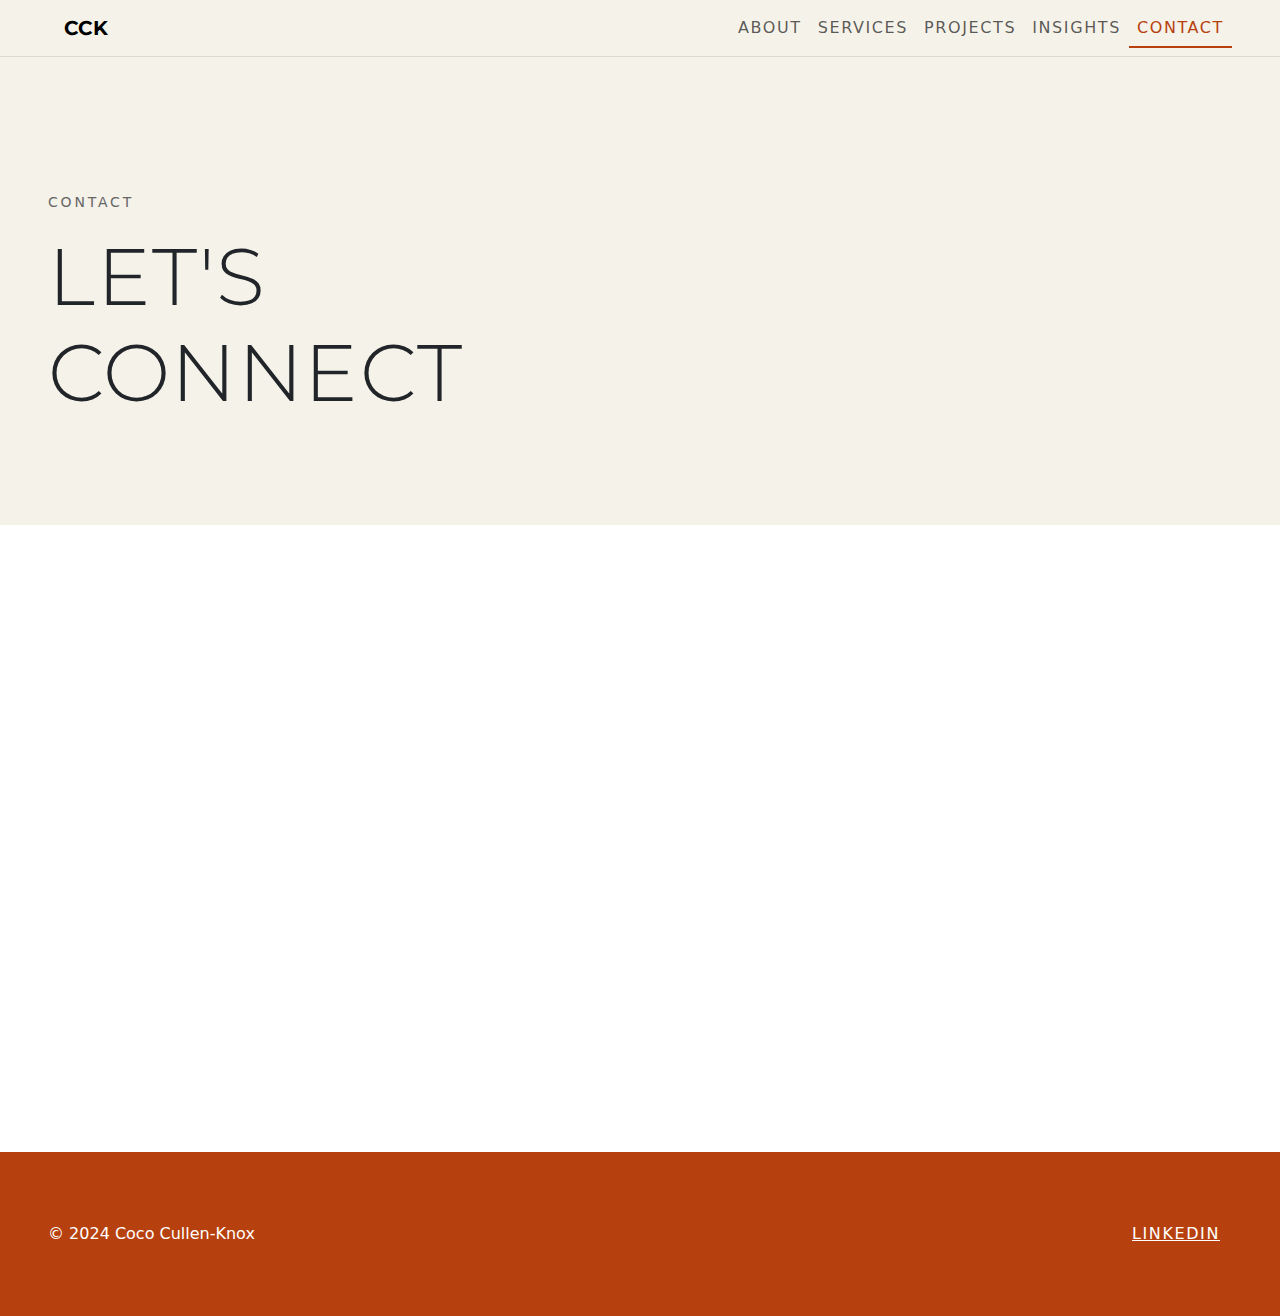
<file: contact.html>
<!DOCTYPE html>
<html lang="en">
<head>
    <meta charset="UTF-8">
    <meta name="viewport" content="width=device-width, initial-scale=1.0">
    <title>Contact | Coco Cullen-Knox - Environmental Sociologist</title>
    <link rel="stylesheet" href="css/style.css">
    <link href="https://fonts.googleapis.com/css2?family=Montserrat:wght@400;500;600;700&display=swap" rel="stylesheet">
    <link href="https://cdn.jsdelivr.net/npm/bootstrap@5.3.0/dist/css/bootstrap.min.css" rel="stylesheet">
</head>
<body>
    <!-- Navigation bar -->
    <nav class="navbar navbar-expand-lg fixed-top">
        <div class="container-fluid px-md-5">
            <a class="navbar-brand" href="index.html">CCK</a>
            <button class="navbar-toggler" type="button" data-bs-toggle="collapse" data-bs-target="#navbarNav">
                <span class="navbar-toggler-icon"></span>
            </button>
            <div class="collapse navbar-collapse" id="navbarNav">
                <ul class="navbar-nav ms-auto">
                    <li class="nav-item">
                        <a class="nav-link" href="about.html">About</a>
                    </li>
                    <li class="nav-item">
                        <a class="nav-link" href="services.html">Services</a>
                    </li>
                    <li class="nav-item">
                        <a class="nav-link" href="projects.html">Projects</a>
                    </li>
                    <li class="nav-item">
                        <a class="nav-link" href="insights.html">Insights</a>
                    </li>
                    <li class="nav-item">
                        <a class="nav-link active" href="contact.html">Contact</a>
                    </li>
                </ul>
            </div>
        </div>
    </nav>

    <!-- Page Header -->
    <header class="page-header">
        <div class="container-fluid px-md-5">
            <p class="subtitle">CONTACT</p>
            <h1 class="display-1">LET'S<br>CONNECT</h1>
        </div>
    </header>

    <!-- Main Content -->
    <main>
        <section class="contact-section section-padding">
            <div class="container-fluid px-md-5">
                <div class="row">
                    <!-- Contact Information -->
                    <div class="col-lg-4 mb-5 mb-lg-0">
                        <div class="contact-info">
                            <h2 class="section-title">Get in Touch</h2>
                            <p class="lead mb-4">Interested in working together? Let's discuss how we can collaborate on your marine and fisheries projects.</p>
                            
                            <div class="contact-details">
                                <div class="contact-item">
                                    <span class="contact-label">Email</span>
                                    <a href="mailto:coco.cullenknox@gmail.com" class="contact-value">coco.cullenknox@gmail.com</a>
                                </div>
                                
                                <div class="contact-item">
                                    <span class="contact-label">Location</span>
                                    <span class="contact-value">Tasmania, Australia</span>
                                </div>
                            </div>
                        </div>
                    </div>
                    
                    <!-- Contact Form -->
                    <div class="col-lg-8">
                        <div class="contact-form-wrapper">
                            <form id="contactForm" class="contact-form" action="https://formspree.io/f/coco.cullenknox@gmail.com" method="POST">
                                <div class="row">
                                    <div class="col-md-6 mb-4">
                                        <div class="form-group">
                                            <label for="name" class="form-label">Name</label>
                                            <input type="text" class="form-control" id="name" name="name" required>
                                        </div>
                                    </div>
                                    <div class="col-md-6 mb-4">
                                        <div class="form-group">
                                            <label for="email" class="form-label">Email</label>
                                            <input type="email" class="form-control" id="email" name="email" required>
                                        </div>
                                    </div>
                                </div>
                                
                                <div class="mb-4">
                                    <div class="form-group">
                                        <label for="subject" class="form-label">Subject</label>
                                        <input type="text" class="form-control" id="subject" name="subject" required>
                                    </div>
                                </div>
                                
                                <div class="mb-4">
                                    <div class="form-group">
                                        <label for="message" class="form-label">Message</label>
                                        <textarea class="form-control" id="message" name="message" rows="6" required></textarea>
                                    </div>
                                </div>
                                
                                <div class="form-group">
                                    <button type="submit" class="btn btn-primary">Send Message</button>
                                </div>
                            </form>
                        </div>
                    </div>
                </div>
            </div>
        </section>
    </main>

    <!-- Footer -->
    <footer class="footer">
        <div class="container-fluid px-md-5">
            <div class="row align-items-center">
                <div class="col-md-6">
                    <p class="mb-0">&copy; 2024 Coco Cullen-Knox</p>
                </div>
                <div class="col-md-6 text-end">
                    <a href="https://linkedin.com/" class="btn btn-link text-white">LinkedIn</a>
                </div>
            </div>
        </div>
    </footer>

    <!-- JavaScript -->
    <script src="https://cdn.jsdelivr.net/npm/bootstrap@5.3.0/dist/js/bootstrap.bundle.min.js"></script>
    <script src="js/main.js"></script>
</body>
</html>
</file>
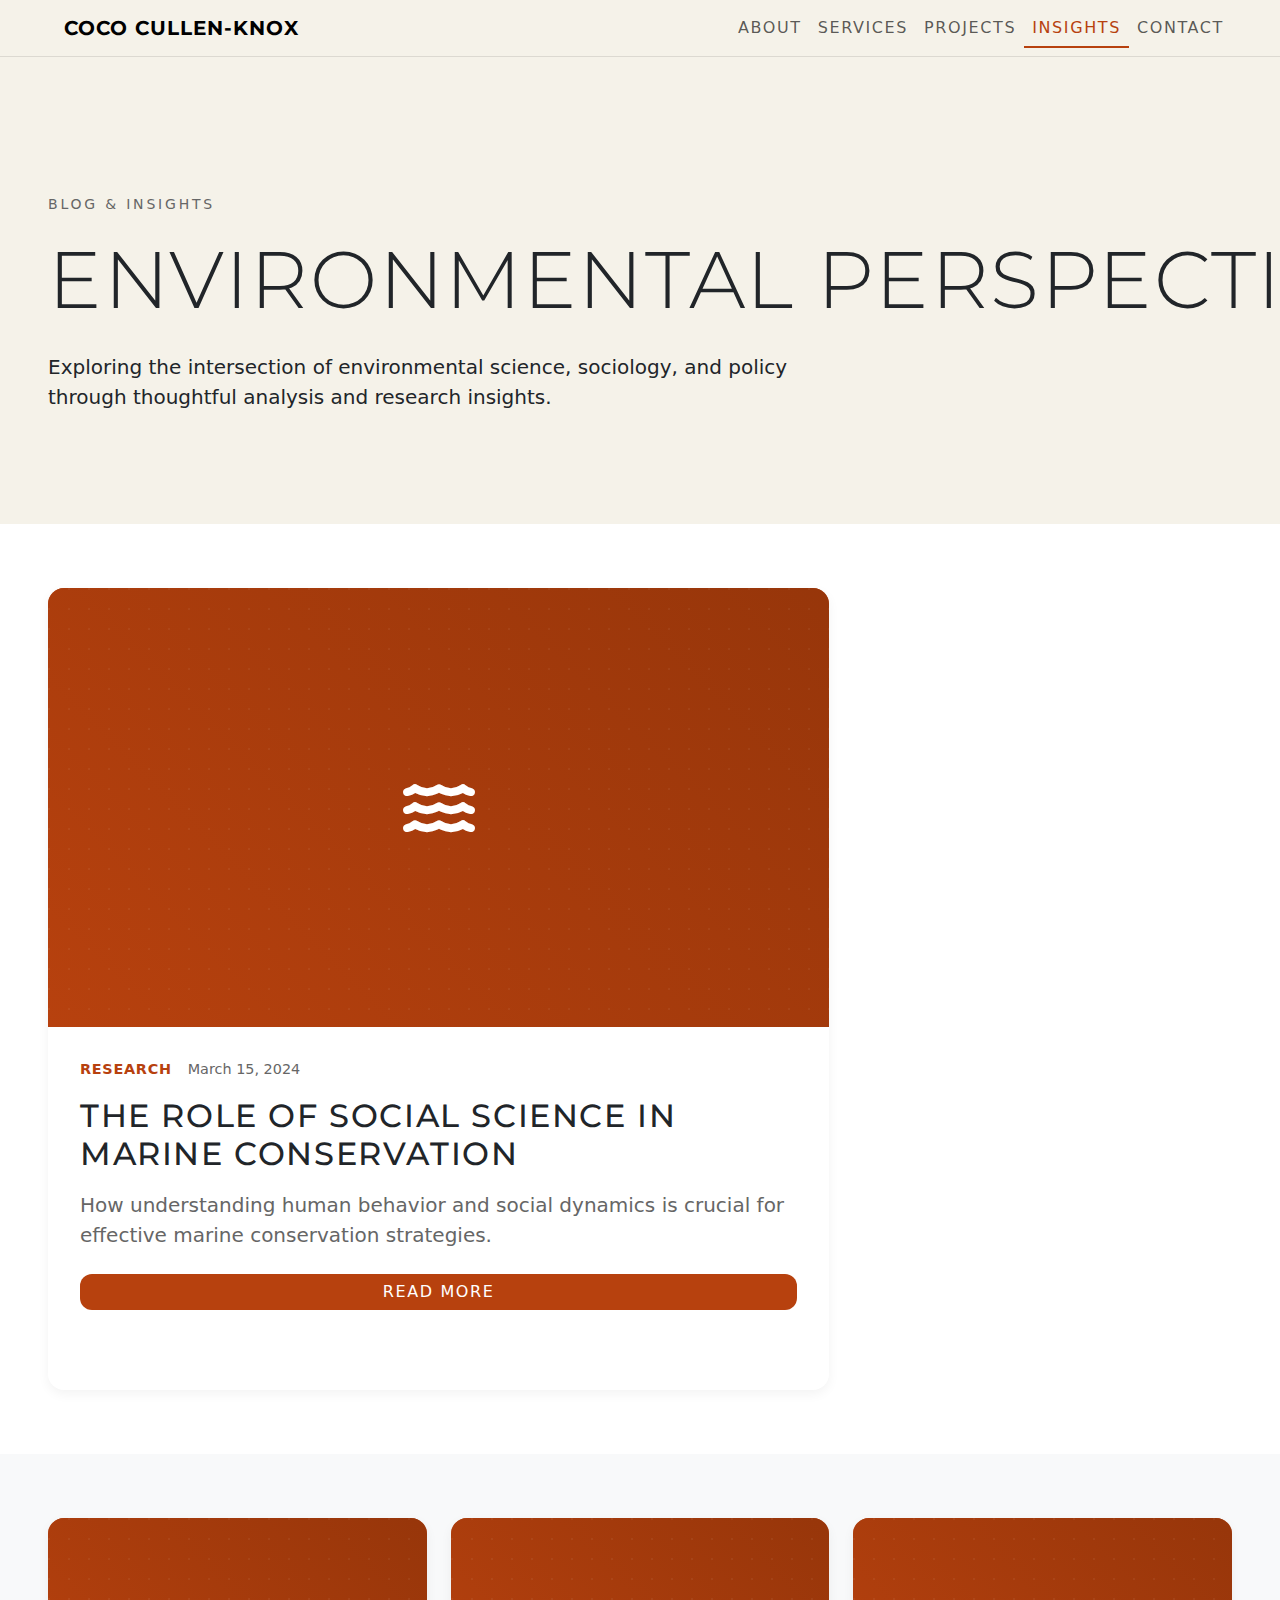
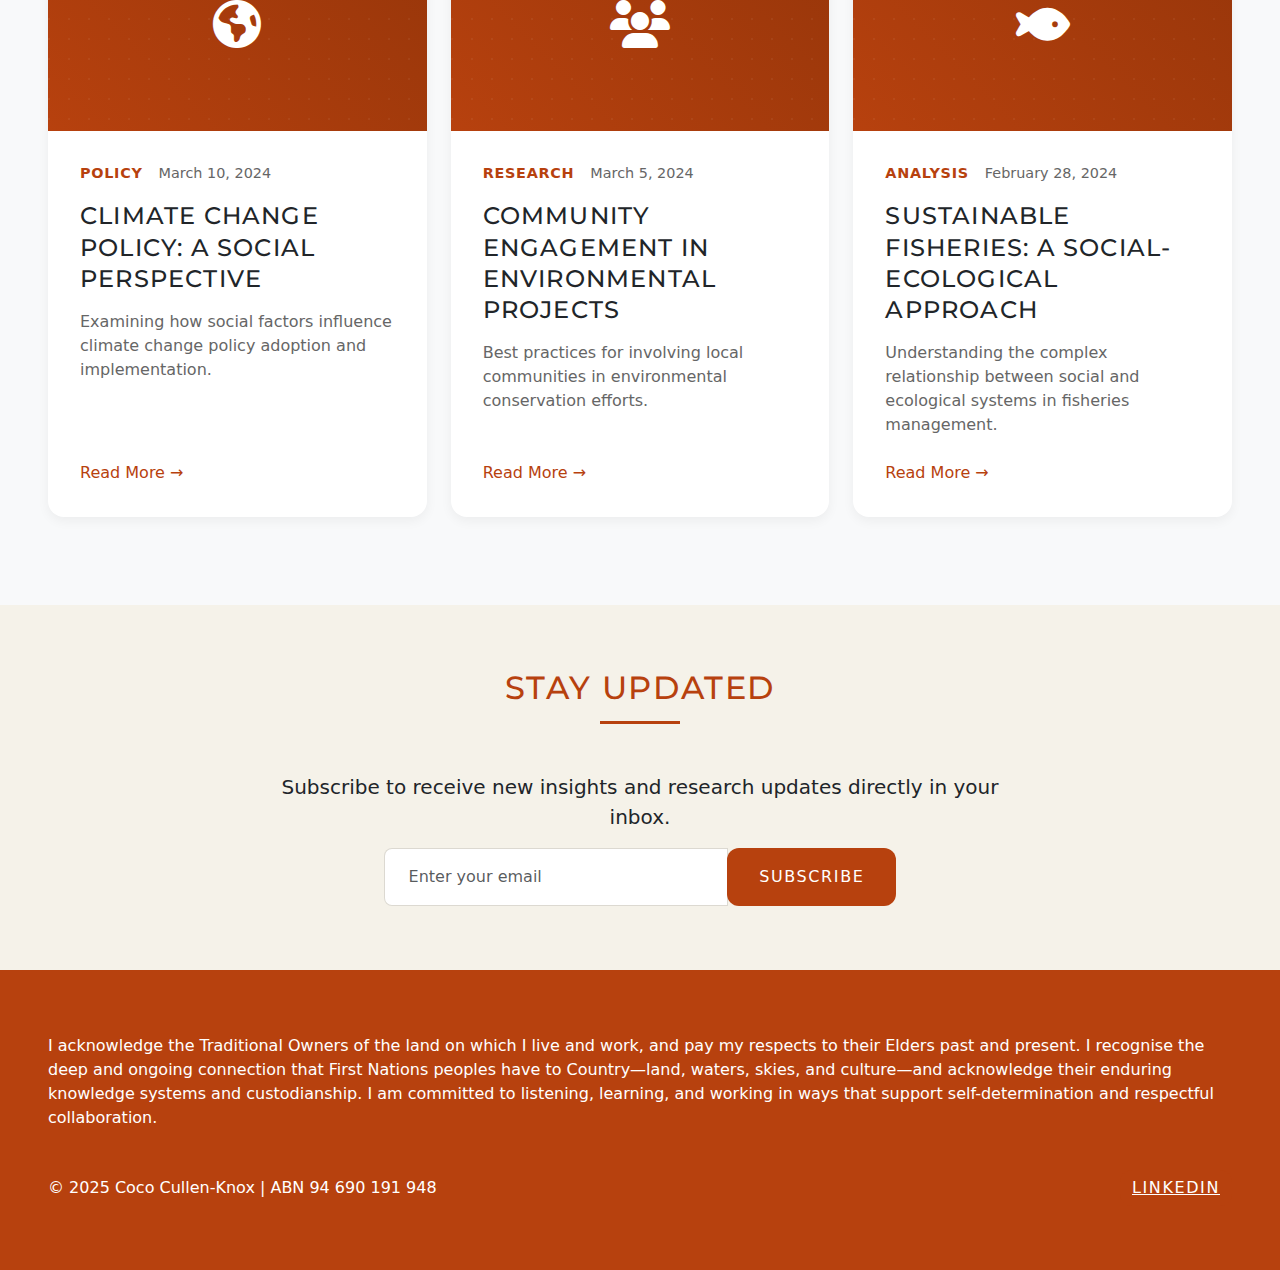
<file: insights.html>
<!DOCTYPE html>
<html lang="en">
<head>
    <meta charset="UTF-8">
    <meta name="viewport" content="width=device-width, initial-scale=1.0">
    <title>Insights | Coco Cullen-Knox</title>
    <link rel="stylesheet" href="css/style.css">
    <link href="https://fonts.googleapis.com/css2?family=Montserrat:wght@400;500;600;700&display=swap" rel="stylesheet">
    <link href="https://cdn.jsdelivr.net/npm/bootstrap@5.3.0/dist/css/bootstrap.min.css" rel="stylesheet">
    <link rel="stylesheet" href="https://cdnjs.cloudflare.com/ajax/libs/font-awesome/6.5.1/css/all.min.css">
</head>
<body>
    <!-- Navigation -->
    <nav class="navbar navbar-expand-lg fixed-top">
        <div class="container-fluid px-md-5">
            <a class="navbar-brand" href="index.html">Coco Cullen-Knox</a>
            <button class="navbar-toggler" type="button" data-bs-toggle="collapse" data-bs-target="#navbarNav">
                <span class="navbar-toggler-icon"></span>
            </button>
            <div class="collapse navbar-collapse" id="navbarNav">
                <ul class="navbar-nav ms-auto">
                    <li class="nav-item">
                        <a class="nav-link" href="about.html">About</a>
                    </li>
                    <li class="nav-item">
                        <a class="nav-link" href="services.html">Services</a>
                    </li>
                    <li class="nav-item">
                        <a class="nav-link" href="projects.html">Projects</a>
                    </li>
                    <li class="nav-item">
                        <a class="nav-link active" href="insights.html">Insights</a>
                    </li>
                    <li class="nav-item">
                        <a class="nav-link" href="contact.html">Contact</a>
                    </li>
                </ul>
            </div>
        </div>
    </nav>

    <!-- Page Header -->
    <header class="page-header">
        <div class="container-fluid px-md-5">
            <div class="row">
                <div class="col-lg-8">
                    <span class="subtitle">BLOG & INSIGHTS</span>
                    <h1 class="display-1">Environmental Perspectives</h1>
                    <p class="lead mt-4">Exploring the intersection of environmental science, sociology, and policy through thoughtful analysis and research insights.</p>
                </div>
            </div>
        </div>
    </header>

    <!-- Main Content -->
    <main>
        <!-- Featured Post -->
        <section class="featured-post section-padding">
            <div class="container-fluid px-md-5">
                <div class="row">
                    <div class="col-lg-8">
                        <article class="blog-post featured">
                            <div class="post-image icon-featured">
                                <i class="fas fa-water"></i>
                            </div>
                            <div class="post-content">
                                <div class="post-meta">
                                    <span class="category">Research</span>
                                    <span class="date">March 15, 2024</span>
                                </div>
                                <h2>The Role of Social Science in Marine Conservation</h2>
                                <p class="lead">How understanding human behavior and social dynamics is crucial for effective marine conservation strategies.</p>
                                <a href="#" class="btn btn-primary">Read More</a>
                            </div>
                        </article>
                    </div>
                </div>
            </div>
        </section>

        <!-- Blog Grid -->
        <section class="blog-grid section-padding bg-light">
            <div class="container-fluid px-md-5">
                <div class="row">
                    <!-- Blog Post 1 -->
                    <div class="col-md-6 col-lg-4 mb-4">
                        <article class="blog-post">
                            <div class="post-image icon-post">
                                <i class="fas fa-globe-americas"></i>
                            </div>
                            <div class="post-content">
                                <div class="post-meta">
                                    <span class="category">Policy</span>
                                    <span class="date">March 10, 2024</span>
                                </div>
                                <h3>Climate Change Policy: A Social Perspective</h3>
                                <p>Examining how social factors influence climate change policy adoption and implementation.</p>
                                <a href="#" class="read-more">Read More →</a>
                            </div>
                        </article>
                    </div>

                    <!-- Blog Post 2 -->
                    <div class="col-md-6 col-lg-4 mb-4">
                        <article class="blog-post">
                            <div class="post-image icon-post">
                                <i class="fas fa-users"></i>
                            </div>
                            <div class="post-content">
                                <div class="post-meta">
                                    <span class="category">Research</span>
                                    <span class="date">March 5, 2024</span>
                                </div>
                                <h3>Community Engagement in Environmental Projects</h3>
                                <p>Best practices for involving local communities in environmental conservation efforts.</p>
                                <a href="#" class="read-more">Read More →</a>
                            </div>
                        </article>
                    </div>

                    <!-- Blog Post 3 -->
                    <div class="col-md-6 col-lg-4 mb-4">
                        <article class="blog-post">
                            <div class="post-image icon-post">
                                <i class="fas fa-fish"></i>
                            </div>
                            <div class="post-content">
                                <div class="post-meta">
                                    <span class="category">Analysis</span>
                                    <span class="date">February 28, 2024</span>
                                </div>
                                <h3>Sustainable Fisheries: A Social-Ecological Approach</h3>
                                <p>Understanding the complex relationship between social and ecological systems in fisheries management.</p>
                                <a href="#" class="read-more">Read More →</a>
                            </div>
                        </article>
                    </div>
                </div>
            </div>
        </section>

        <!-- Newsletter Section -->
        <section class="newsletter-section section-padding">
            <div class="container-fluid px-md-5">
                <div class="row justify-content-center">
                    <div class="col-lg-8 text-center">
                        <h2 class="section-title">Stay Updated</h2>
                        <p class="lead">Subscribe to receive new insights and research updates directly in your inbox.</p>
                        <form class="newsletter-form">
                            <div class="row justify-content-center">
                                <div class="col-md-8">
                                    <div class="input-group">
                                        <input type="email" class="form-control" placeholder="Enter your email">
                                        <button class="btn btn-primary" type="submit">Subscribe</button>
                                    </div>
                                </div>
                            </div>
                        </form>
                    </div>
                </div>
            </div>
        </section>
    </main>

    <!-- Footer -->
    <footer class="footer">
        <div class="container-fluid px-md-5">
            <div class="row">
                <!-- Acknowledgment text -->
                <div class="col-12 mb-4">
                    <p class="acknowledgment">I acknowledge the Traditional Owners of the land on which I live and work, and pay my respects to their Elders past and present. I recognise the deep and ongoing connection that First Nations peoples have to Country—land, waters, skies, and culture—and acknowledge their enduring knowledge systems and custodianship. I am committed to listening, learning, and working in ways that support self-determination and respectful collaboration.</p>
                </div>
            </div>
            <div class="row align-items-center">
                <div class="col-md-6">
                    <p class="mb-0">&copy; 2025 Coco Cullen-Knox | ABN 94 690 191 948</p>
                </div>
                <div class="col-md-6 text-end">
                    <a href="https://linkedin.com/" class="btn btn-link text-white">LinkedIn</a>
                </div>
            </div>
        </div>
    </footer>

    <script src="https://cdn.jsdelivr.net/npm/bootstrap@5.3.0/dist/js/bootstrap.bundle.min.js"></script>
    <script src="js/main.js"></script>
</body>
</html>
</file>
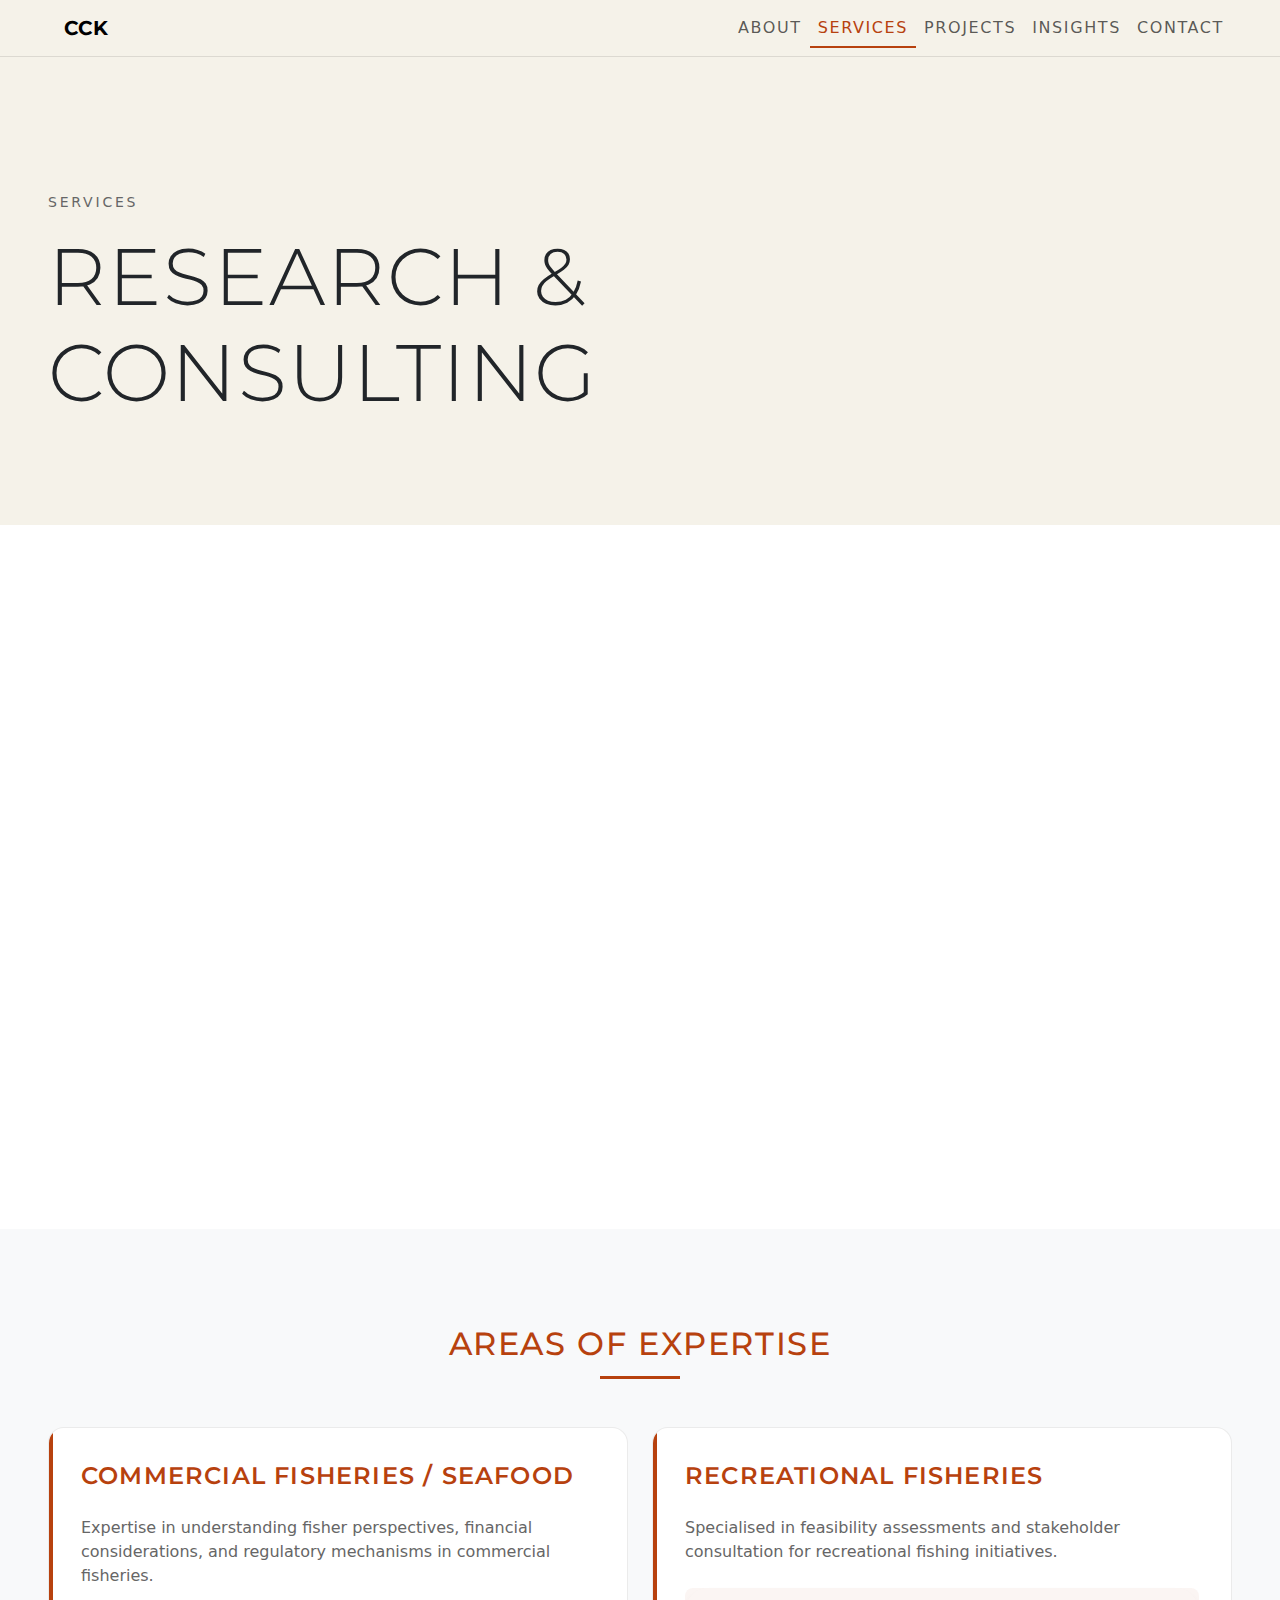
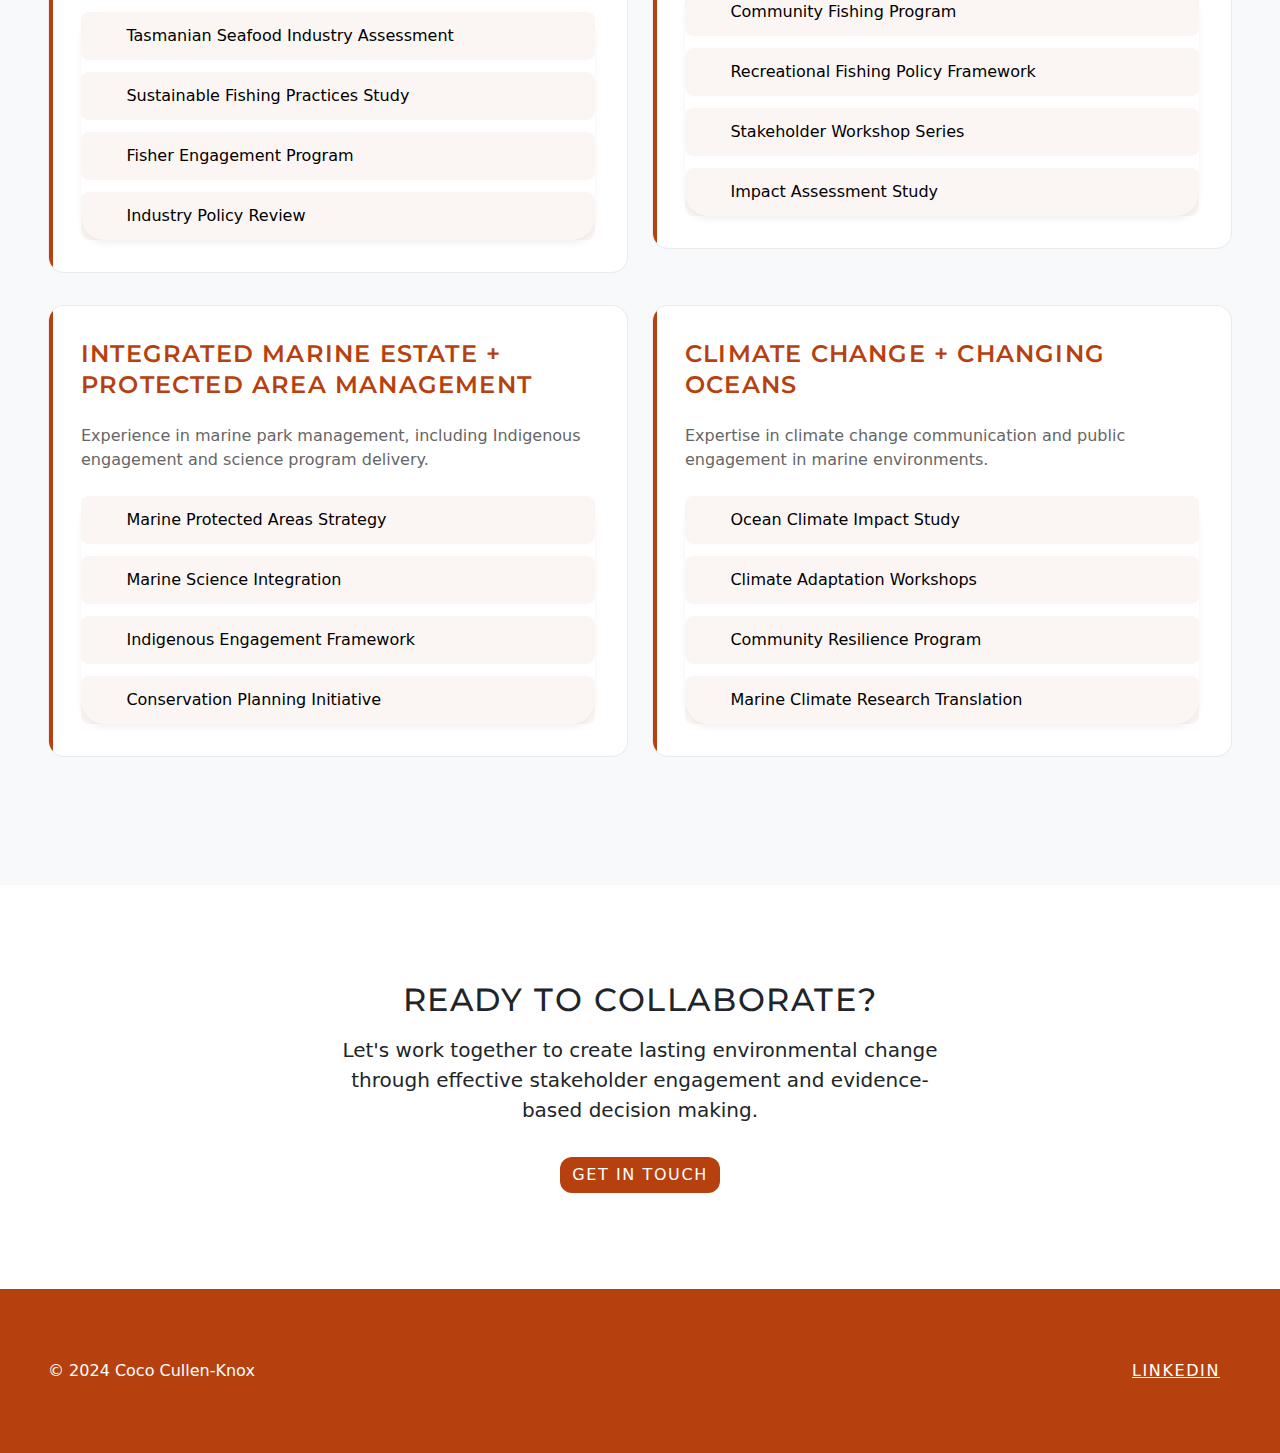
<file: old-services.html>
<!DOCTYPE html>
<html lang="en">
<head>
    <meta charset="UTF-8">
    <meta name="viewport" content="width=device-width, initial-scale=1.0">
    <title>Services | Coco Cullen-Knox - Environmental Sociologist</title>
    <link rel="stylesheet" href="css/style.css">
    <link href="https://fonts.googleapis.com/css2?family=Montserrat:wght@400;500;600;700&display=swap" rel="stylesheet">
    <link href="https://cdn.jsdelivr.net/npm/bootstrap@5.3.0/dist/css/bootstrap.min.css" rel="stylesheet">
</head>
<body>
    <!-- Navigation bar -->
    <nav class="navbar navbar-expand-lg fixed-top">
        <div class="container-fluid px-md-5">
            <a class="navbar-brand" href="index.html">CCK</a>
            <button class="navbar-toggler" type="button" data-bs-toggle="collapse" data-bs-target="#navbarNav">
                <span class="navbar-toggler-icon"></span>
            </button>
            <div class="collapse navbar-collapse" id="navbarNav">
                <ul class="navbar-nav ms-auto">
                    <li class="nav-item">
                        <a class="nav-link" href="about.html">About</a>
                    </li>
                    <li class="nav-item">
                        <a class="nav-link active" href="services.html">Services</a>
                    </li>
                    <li class="nav-item">
                        <a class="nav-link" href="case-studies.html">Projects</a>
                    </li>
                    <li class="nav-item">
                        <a class="nav-link" href="insights.html">Insights</a>
                    </li>
                    <li class="nav-item">
                        <a class="nav-link" href="contact.html">Contact</a>
                    </li>
                </ul>
            </div>
        </div>
    </nav>

    <!-- Page Header -->
    <header class="page-header">
        <div class="container-fluid px-md-5">
            <div class="row">
                <div class="col-lg-12">
                    <p class="subtitle">SERVICES</p>
                    <h1 class="display-1">RESEARCH &<br>CONSULTING</h1>
                </div>
            </div>
        </div>
    </header>

    <!-- Main Content -->
    <main>
        <!-- Core Services Section -->
        <section class="services-section section-padding">
            <div class="container-fluid px-md-5">
                <div class="row">
                    <div class="col-lg-4">
                        <div class="service-card">
                            <h3>Stakeholder Engagement + Consultation</h3>
                            <p>IAP2 certified with expertise in international engagement standards, including the AA1000 Stakeholder Engagement Standard.</p>
                            <ul class="service-list">
                                <li>Stakeholder analysis and mapping</li>
                                <li>Development and implementation of engagement plans</li>
                                <li>Interviews, surveys, and workshops</li>
                                <li>Analysis and evaluation of engagement activities</li>
                            </ul>
                        </div>
                    </div>
                    <div class="col-lg-4">
                        <div class="service-card">
                            <h3>Natural Resource Governance + Policy Advice</h3>
                            <p>Specialising in distilling expert knowledge and diverse data to guide best practices in natural resource governance.</p>
                            <ul class="service-list">
                                <li>Comprehensive knowledge reviews</li>
                                <li>Qualitative data collection and analysis</li>
                                <li>Policy development and advice</li>
                                <li>Governance framework development</li>
                            </ul>
                        </div>
                    </div>
                    <div class="col-lg-4">
                        <div class="service-card">
                            <h3>Communication + Knowledge Broker</h3>
                            <p>Expert in translating complex environmental and social science research into actionable insights.</p>
                            <ul class="service-list">
                                <li>Science communication</li>
                                <li>Knowledge translation</li>
                                <li>Research synthesis</li>
                                <li>Stakeholder information sharing</li>
                            </ul>
                        </div>
                    </div>
                </div>
            </div>
        </section>

        <!-- Areas of Expertise -->
        <section class="expertise-section section-padding bg-light">
            <div class="container-fluid px-md-5">
                <h2 class="section-title">Areas of Expertise</h2>
                <div class="row">
                    <div class="col-lg-6">
                        <div class="expertise-card">
                            <h3>Commercial Fisheries / Seafood</h3>
                            <p>Expertise in understanding fisher perspectives, financial considerations, and regulatory mechanisms in commercial fisheries.</p>
                            <ul class="expertise-list">
                                <li><a href="projects.html#commercial-fisheries">Tasmanian Seafood Industry Assessment</a></li>
                                <li><a href="projects.html#commercial-fisheries">Sustainable Fishing Practices Study</a></li>
                                <li><a href="projects.html#commercial-fisheries">Fisher Engagement Program</a></li>
                                <li><a href="projects.html#commercial-fisheries">Industry Policy Review</a></li>
                            </ul>
                        </div>
                    </div>
                    <div class="col-lg-6">
                        <div class="expertise-card">
                            <h3>Recreational Fisheries</h3>
                            <p>Specialised in feasibility assessments and stakeholder consultation for recreational fishing initiatives.</p>
                            <ul class="expertise-list">
                                <li><a href="projects.html#recreational-fisheries">Community Fishing Program</a></li>
                                <li><a href="projects.html#recreational-fisheries">Recreational Fishing Policy Framework</a></li>
                                <li><a href="projects.html#recreational-fisheries">Stakeholder Workshop Series</a></li>
                                <li><a href="projects.html#recreational-fisheries">Impact Assessment Study</a></li>
                            </ul>
                        </div>
                    </div>
                    <div class="col-lg-6">
                        <div class="expertise-card">
                            <h3>Integrated Marine Estate + Protected Area Management</h3>
                            <p>Experience in marine park management, including Indigenous engagement and science program delivery.</p>
                            <ul class="expertise-list">
                                <li><a href="projects.html#marine-estate">Marine Protected Areas Strategy</a></li>
                                <li><a href="projects.html#marine-estate">Marine Science Integration</a></li>
                                <li><a href="projects.html#marine-estate">Indigenous Engagement Framework</a></li>
                                <li><a href="projects.html#marine-estate">Conservation Planning Initiative</a></li>
                            </ul>
                        </div>
                    </div>
                    <div class="col-lg-6">
                        <div class="expertise-card">
                            <h3>Climate Change + Changing Oceans</h3>
                            <p>Expertise in climate change communication and public engagement in marine environments.</p>
                            <ul class="expertise-list">
                                <li><a href="projects.html#climate-change">Ocean Climate Impact Study</a></li>
                                <li><a href="projects.html#climate-change">Climate Adaptation Workshops</a></li>
                                <li><a href="projects.html#climate-change">Community Resilience Program</a></li>
                                <li><a href="projects.html#climate-change">Marine Climate Research Translation</a></li>
                            </ul>
                        </div>
                    </div>
                </div>
            </div>
        </section>

        <!-- Call to Action -->
        <section class="cta-section section-padding">
            <div class="container-fluid px-md-5 text-center">
                <h2>Ready to Collaborate?</h2>
                <p class="lead">Let's work together to create lasting environmental change through effective stakeholder engagement and evidence-based decision making.</p>
                <a href="index.html#contact" class="btn btn-primary">Get in Touch</a>
            </div>
        </section>
    </main>

    <!-- Footer -->
    <footer class="footer">
        <div class="container-fluid px-md-5">
            <div class="row align-items-center">
                <div class="col-md-6">
                    <p class="mb-0">&copy; 2024 Coco Cullen-Knox</p>
                </div>
                <div class="col-md-6 text-end">
                    <a href="https://linkedin.com/" class="btn btn-link text-white">LinkedIn</a>
                </div>
            </div>
        </div>
    </footer>

    <!-- JavaScript -->
    <script src="https://cdn.jsdelivr.net/npm/bootstrap@5.3.0/dist/js/bootstrap.bundle.min.js"></script>
    <script src="js/main.js"></script>
</body>
</html>
</file>
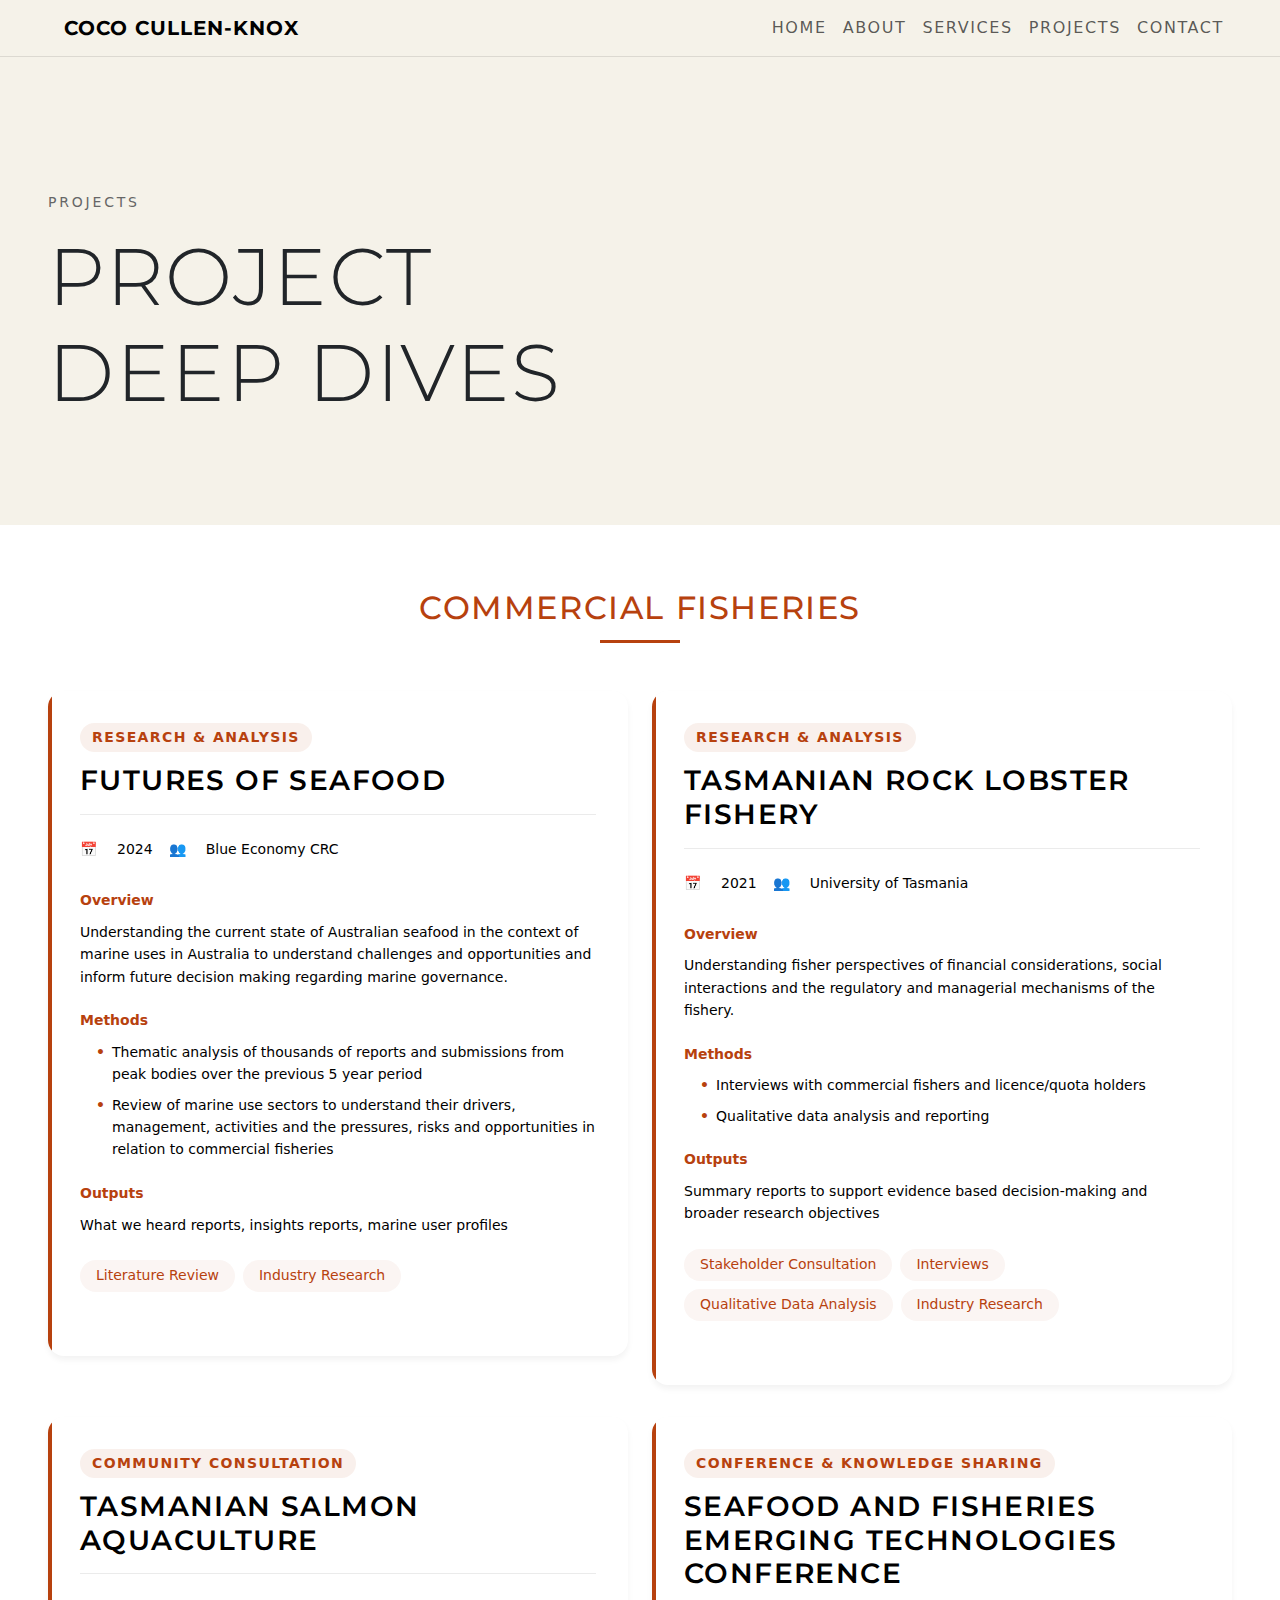
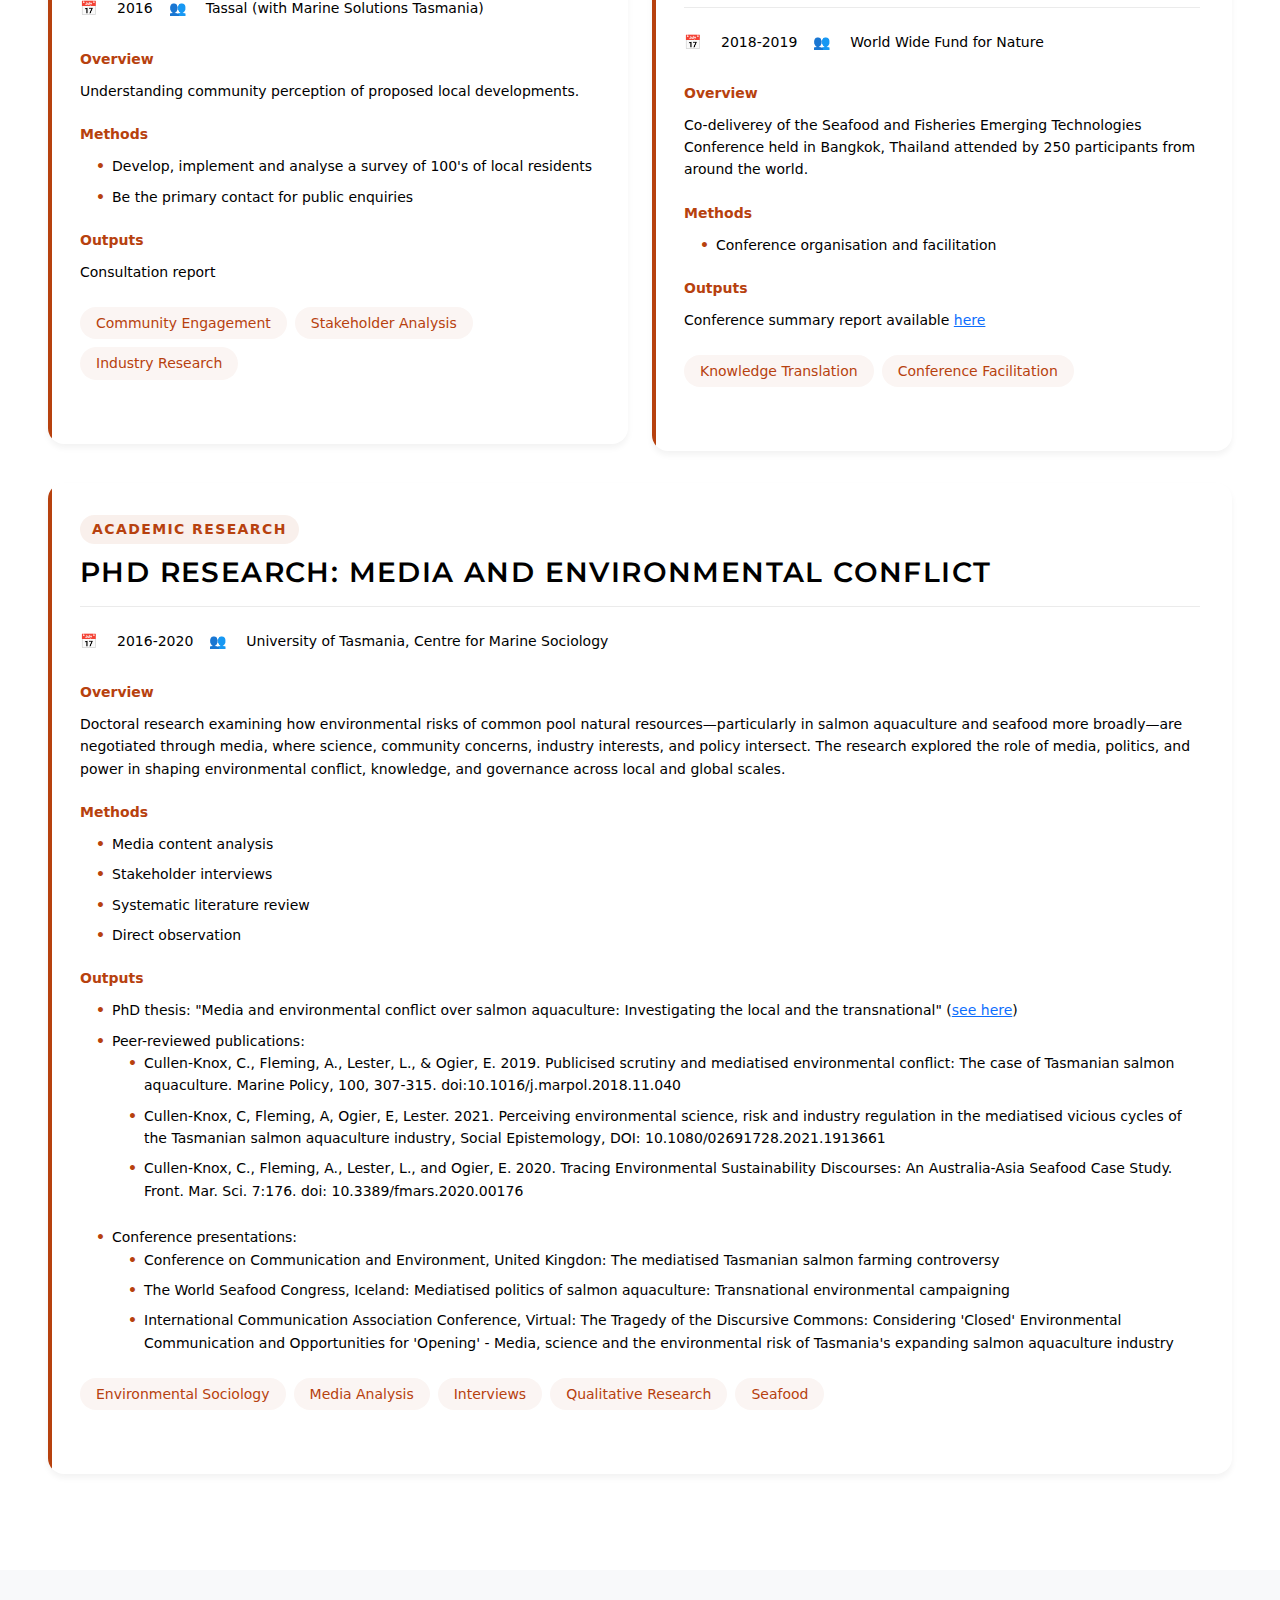
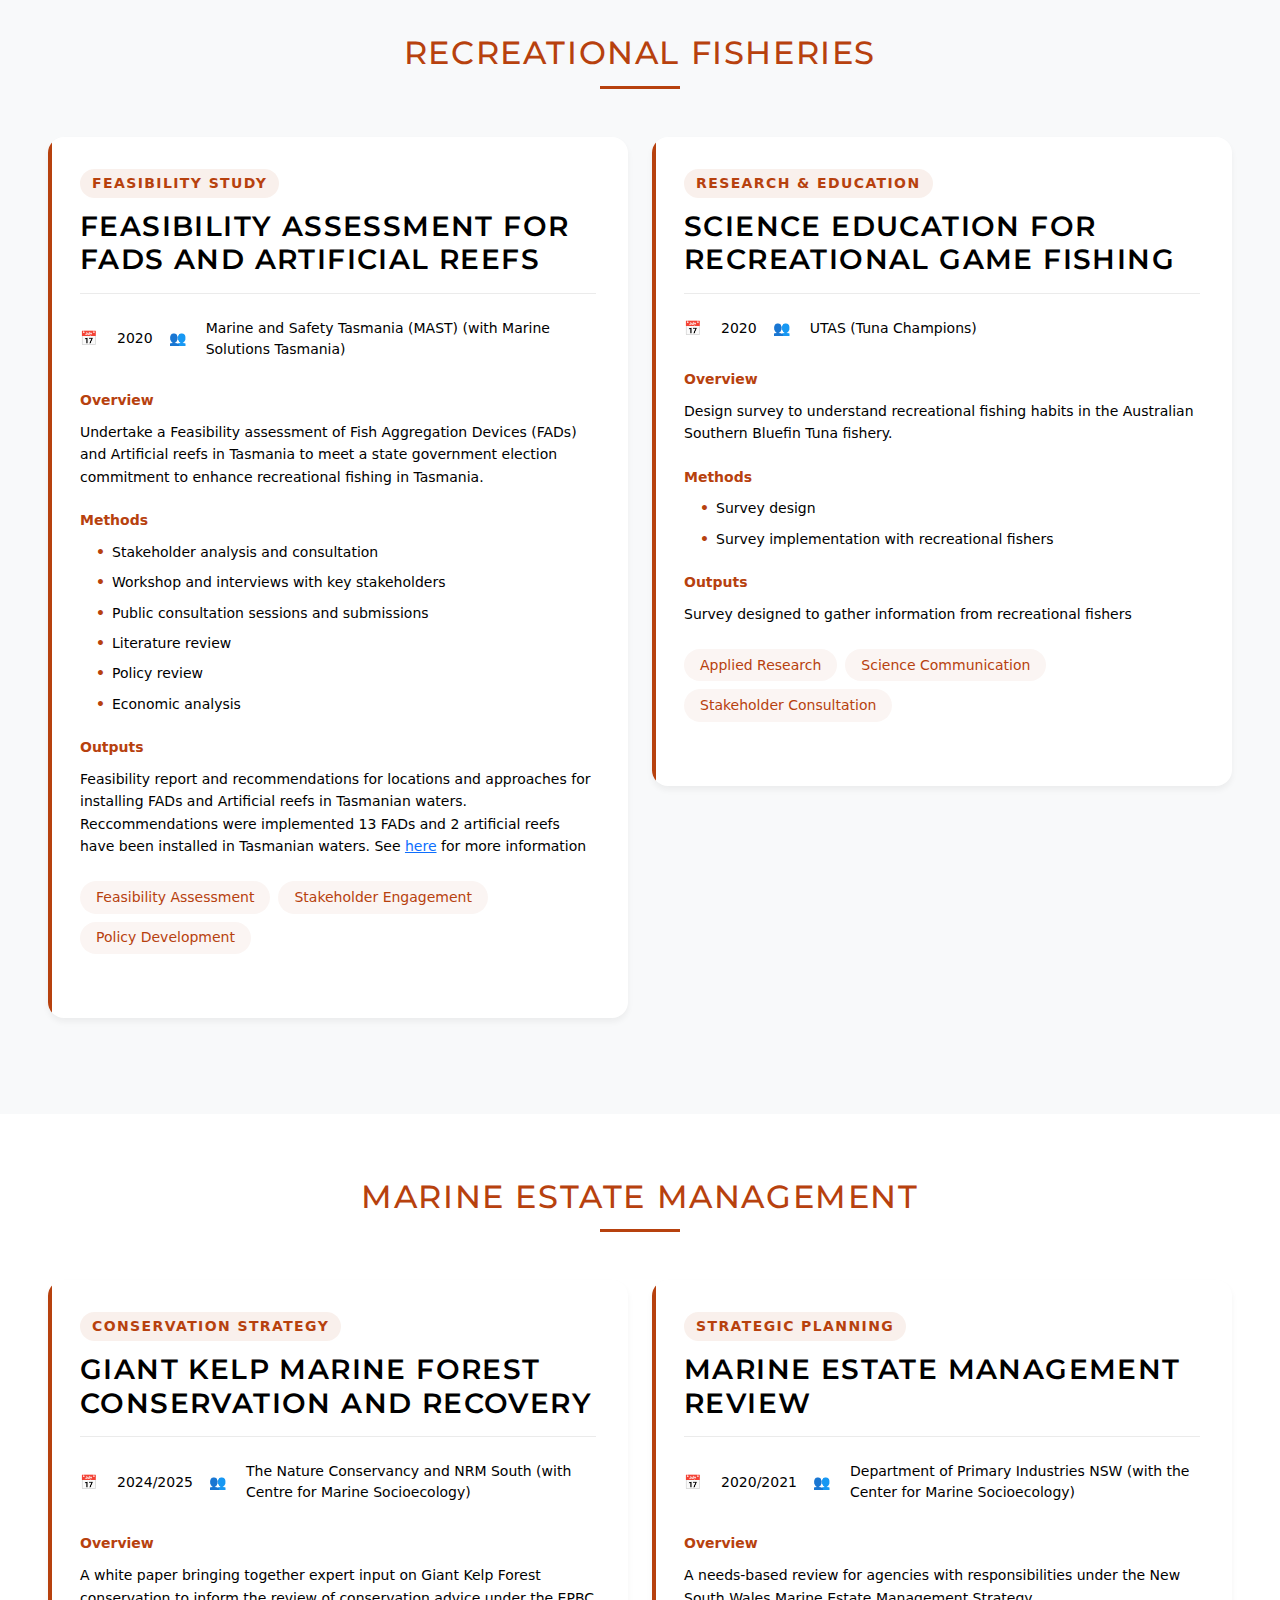
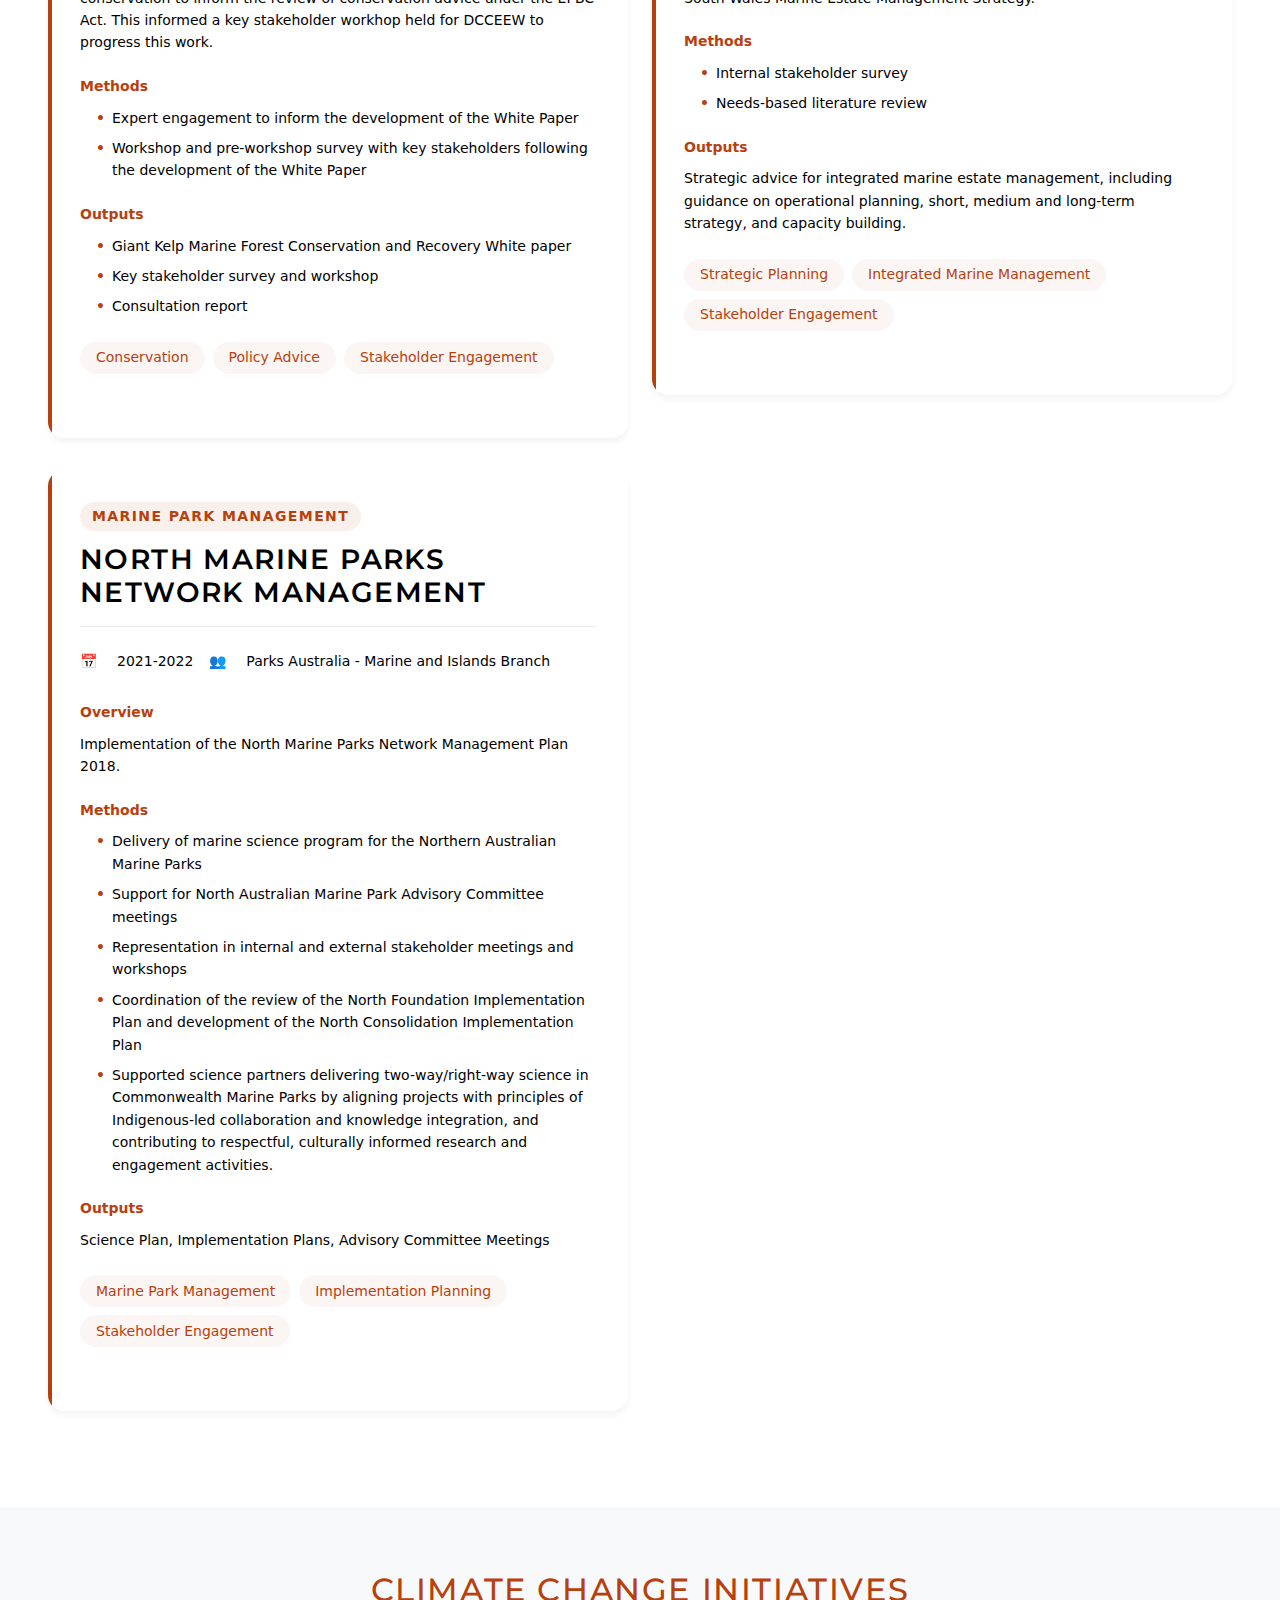
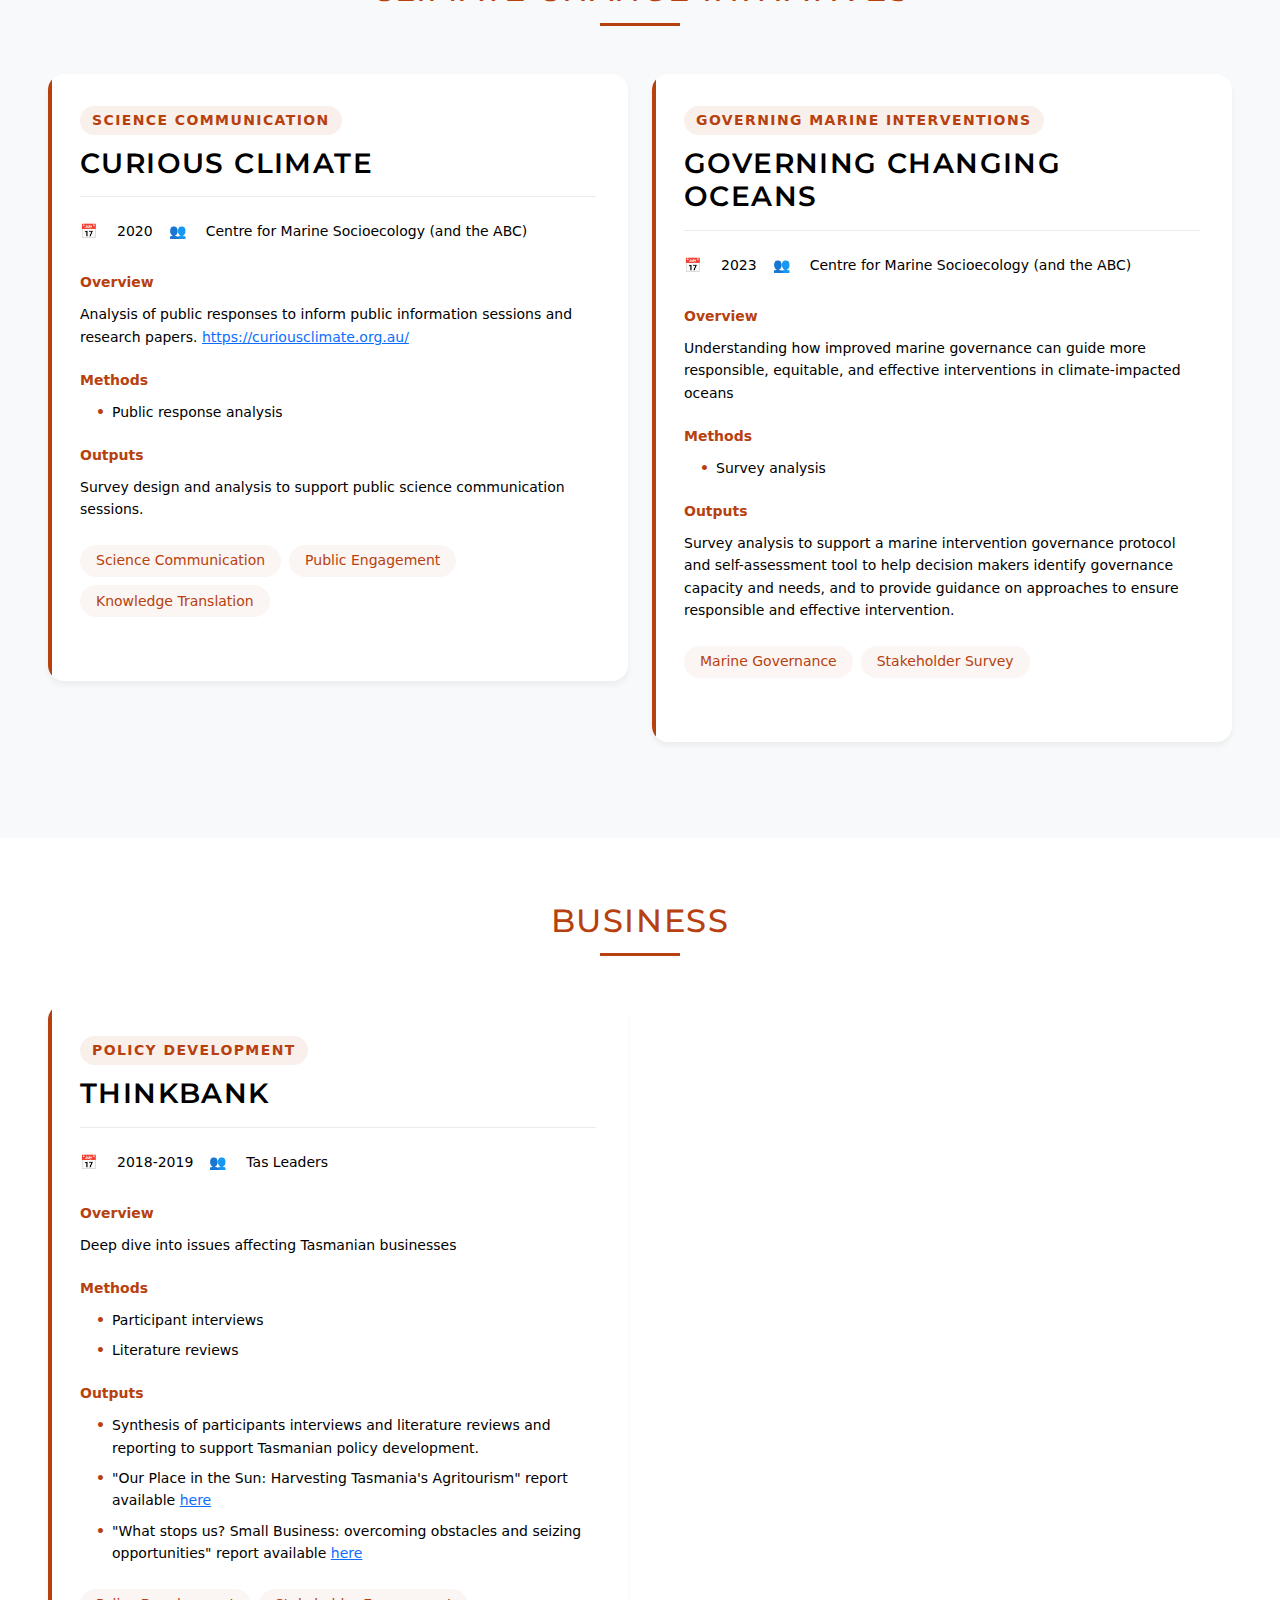
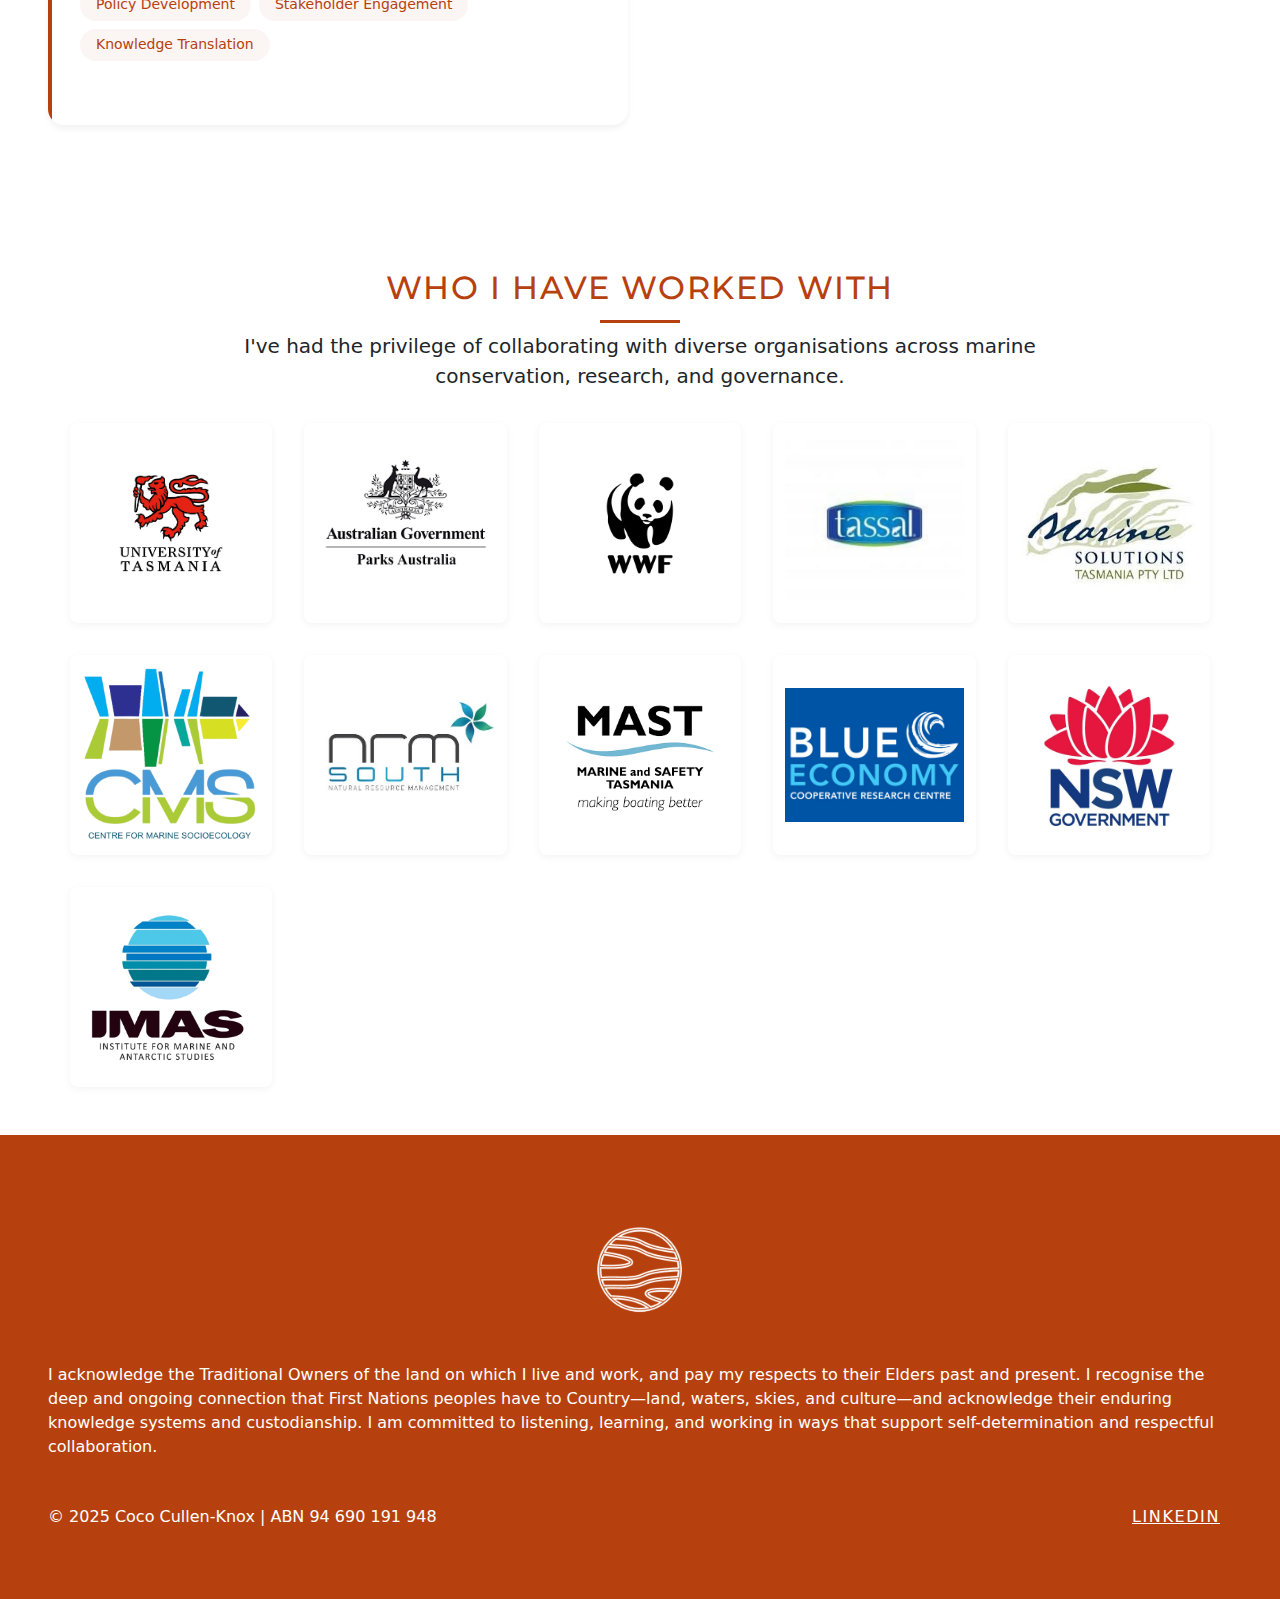
<file: projects.html>
<!DOCTYPE html>
<html lang="en">
<head>
    <meta charset="UTF-8">
    <meta name="viewport" content="width=device-width, initial-scale=1.0">
    <title>Projects | Coco Cullen-Knox</title>
    <link rel="stylesheet" href="css/style.css">
    <link href="https://fonts.googleapis.com/css2?family=Montserrat:wght@400;500;600;700&display=swap" rel="stylesheet">
    <link href="https://cdn.jsdelivr.net/npm/bootstrap@5.3.0/dist/css/bootstrap.min.css" rel="stylesheet">
</head>
<body>
    <!-- Navigation -->
    <nav class="navbar navbar-expand-lg fixed-top">
        <div class="container-fluid px-md-5">
            <a class="navbar-brand" href="index.html">Coco Cullen-Knox</a>
            <button class="navbar-toggler" type="button" data-bs-toggle="collapse" data-bs-target="#navbarNav">
                <span class="navbar-toggler-icon"></span>
            </button>
            <div class="collapse navbar-collapse" id="navbarNav">
                <ul class="navbar-nav ms-auto">
                    <li class="nav-item">
                        <a class="nav-link" href="index.html">Home</a>
                    </li>
                    <li class="nav-item">
                        <a class="nav-link" href="about.html">About</a>
                    </li>
                    <li class="nav-item">
                        <a class="nav-link" href="services.html">Services</a>
                    </li>
                    <li class="nav-item">
                        <a class="nav-link" href="projects.html">Projects</a>
                    </li>
                    <li class="nav-item">
                    </li>
                    <li class="nav-item">
                        <a class="nav-link" href="contact.html">Contact</a>
                    </li>
                </ul>
            </div>
        </div>
    </nav>

    <!-- Page Header -->
    <header class="page-header">
        <div class="container-fluid px-md-5">
            <p class="subtitle">PROJECTS</p>
            <h1 class="display-1">PROJECT<br>DEEP DIVES</h1>
        </div>
    </header>

    <main>
        <!-- Commercial Fisheries Case Studies -->
        <section id="commercial-fisheries" class="project-section section-padding">
            <div class="container-fluid px-md-5">
                <h2 class="section-title">Commercial Fisheries</h2>
                <div class="row">
                    <div class="col-md-6">
                        <div class="project" id="futures-of-seafood">
                            <div class="project-header">
                                <span class="category">Research & Analysis</span>
                                <h3>Futures of Seafood</h3>
                                <div class="project-meta">
                                    <span class="date">2024</span>
                                    <span class="client">Blue Economy CRC</span>
                                </div>
                            </div>
                            <div class="project-content">
                                <div class="project-overview">
                                    <h4>Overview</h4>
                                    <p>Understanding the current state of Australian seafood in the context of marine uses in Australia to understand challenges and opportunities and inform future decision making regarding marine governance.</p>
                                </div>
                                <div class="project-details">
                                    <h4>Methods</h4>
                                    <ul>
                                        <li>Thematic analysis of thousands of reports and submissions from peak bodies over the previous 5 year period</li>
                                        <li>Review of marine use sectors to understand their drivers, management, activities and the pressures, risks and opportunities in relation to commercial fisheries</li>
                                    </ul>
                                    
                                    <h4>Outputs</h4>
                                    <p>What we heard reports, insights reports, marine user profiles</p>
                                </div>
                                <div class="project-tags">
                                    <span class="project-tag">Literature Review</span>
                                    <span class="project-tag">Industry Research</span>
                                </div>
                            </div>
                        </div>
                    </div>
                    <div class="col-md-6">
                        <div class="project" id="rock-lobster-fishery">
                            <div class="project-header">
                                <span class="category">Research & Analysis</span>
                                <h3>Tasmanian Rock Lobster Fishery</h3>
                                <div class="project-meta">
                                    <span class="date">2021</span>
                                    <span class="client">University of Tasmania</span>
                                </div>
                            </div>
                            <div class="project-content">
                                <div class="project-overview">
                                    <h4>Overview</h4>
                                    <p>Understanding fisher perspectives of financial considerations, social interactions and the regulatory and managerial mechanisms of the fishery.</p>
                                </div>
                                <div class="project-details">
                                    <h4>Methods</h4>
                                    <ul>
                                        <li>Interviews with commercial fishers and licence/quota holders</li>
                                        <li>Qualitative data analysis and reporting</li>
                                    </ul>
                                    
                                    <h4>Outputs</h4>
                                    <p>Summary reports to support evidence based decision-making and broader research objectives</p>
                                </div>
                                <div class="project-tags">
                                    <span class="project-tag">Stakeholder Consultation</span>
                                    <span class="project-tag">Interviews</span>
                                    <span class="project-tag">Qualitative Data Analysis</span>
                                    <span class="project-tag">Industry Research</span>
                                </div>
                            </div>
                        </div>
                    </div>
                    <div class="col-md-6">
                        <div class="project" id="salmon-aquaculture">
                            <div class="project-header">
                                <span class="category">Community Consultation</span>
                                <h3>Tasmanian Salmon Aquaculture</h3>
                                <div class="project-meta">
                                    <span class="date">2016</span>
                                    <span class="client">Tassal (with Marine Solutions Tasmania)</span>
                                </div>
                            </div>
                            <div class="project-content">
                                <div class="project-overview">
                                    <h4>Overview</h4>
                                    <p>Understanding community perception of proposed local developments.</p>
                                </div>
                                <div class="project-details">
                                    <h4>Methods</h4>
                                    <ul>
                                        <li>Develop, implement and analyse a survey of 100's of local residents</li>
                                        <li>Be the primary contact for public enquiries</li>
                                    </ul>
                                    
                                    <h4>Outputs</h4>
                                    <p>Consultation report</p>
                                </div>
                                <div class="project-tags">
                                    <span class="project-tag">Community Engagement</span>
                                    <span class="project-tag">Stakeholder Analysis</span>
                                    <span class="project-tag">Industry Research</span>
                                </div>
                            </div>
                        </div>
                    </div>
                    <div class="col-md-6">
                        <div class="project" id="emerging-technologies">
                            <div class="project-header">
                                <span class="category">Conference & Knowledge Sharing</span>
                                <h3>Seafood and Fisheries Emerging Technologies Conference</h3>
                                <div class="project-meta">
                                    <span class="date">2018-2019</span>
                                    <span class="client">World Wide Fund for Nature</span>
                                </div>
                            </div>
                            <div class="project-content">
                                <div class="project-overview">
                                    <h4>Overview</h4>
                                    <p>Co-deliverey of the Seafood and Fisheries Emerging Technologies Conference held in Bangkok, Thailand attended by 250 participants from around the world.</p>
                                </div>
                                <div class="project-details">
                                    <h4>Methods</h4>
                                    <ul>
                                        <li>Conference organisation and facilitation</li>
                                    </ul>
                                    
                                    <h4>Outputs</h4>
                                    <p>Conference summary report available <a href="https://docs.wixstatic.com/ugd/a17859_8c02db62167d47d9a1555d4762720ecb.pdf" target="_blank">here</a></p>
                                </div>
                                <div class="project-tags">
                                    <span class="project-tag">Knowledge Translation</span>
                                    <span class="project-tag">Conference Facilitation</span>
                                </div>
                            </div>
                        </div>
                    </div>
                    <div class="col-12">
                        <div class="project" id="phd-research">
                            <div class="project-header">
                                <span class="category">Academic Research</span>
                                <h3>PhD Research: Media and Environmental Conflict</h3>
                                <div class="project-meta">
                                    <span class="date">2016-2020</span>
                                    <span class="client">University of Tasmania, Centre for Marine Sociology</span>
                                </div>
                            </div>
                            <div class="project-content">
                                <div class="project-overview">
                                    <h4>Overview</h4>
                                    <p>Doctoral research examining how environmental risks of common pool natural resources—particularly in salmon aquaculture and seafood more broadly—are negotiated through media, where science, community concerns, industry interests, and policy intersect. The research explored the role of media, politics, and power in shaping environmental conflict, knowledge, and governance across local and global scales.</p>
                                </div>
                                <div class="project-details">
                                    <h4>Methods</h4>
                                    <ul>
                                        <li>Media content analysis</li>
                                        <li>Stakeholder interviews</li>
                                        <li>Systematic literature review</li>
                                        <li>Direct observation</li>
                                    </ul>
                                    
                                    <h4>Outputs</h4>
                                    <ul>
                                        <li>PhD thesis: "Media and environmental conflict over salmon aquaculture: Investigating the local and the transnational" (<a href="/pdfs/PHD Thesis_Cullen-Knox_  w_papers.pdf" target="_blank">see here</a>)</li>
                                        <li>Peer-reviewed publications:
                                            <ul>
                                                <li>Cullen-Knox, C., Fleming, A., Lester, L., & Ogier, E. 2019. Publicised scrutiny and mediatised environmental conflict: The case of Tasmanian salmon aquaculture. Marine Policy, 100, 307-315. doi:10.1016/j.marpol.2018.11.040</li>
                                                <li>Cullen-Knox, C, Fleming, A, Ogier, E, Lester. 2021. Perceiving environmental science, risk and industry regulation in the mediatised vicious cycles of the Tasmanian salmon aquaculture industry, Social Epistemology, DOI: 10.1080/02691728.2021.1913661</li>
                                                <li>Cullen-Knox, C., Fleming, A., Lester, L., and Ogier, E. 2020. Tracing Environmental Sustainability Discourses: An Australia-Asia Seafood Case Study. Front. Mar. Sci. 7:176. doi: 10.3389/fmars.2020.00176</li>
                                            </ul>
                                        </li>
                                        <li>Conference presentations:
                                            <ul>
                                                <li>Conference on Communication and Environment, United Kingdon: The mediatised Tasmanian salmon farming controversy</li>
                                                <li>The World Seafood Congress, Iceland: Mediatised politics of salmon aquaculture: Transnational environmental campaigning</li>
                                                <li>International Communication Association Conference, Virtual: The Tragedy of the Discursive Commons: Considering 'Closed' Environmental Communication and Opportunities for 'Opening' - Media, science and the environmental risk of Tasmania's expanding salmon aquaculture industry</li>
                                            </ul>
                                        </li>
                                    </ul>
                                </div>
                                <div class="project-tags">
                                    <span class="project-tag">Environmental Sociology</span>
                                    <span class="project-tag">Media Analysis</span>
                                    <span class="project-tag">Interviews</span>
                                    <span class="project-tag">Qualitative Research</span>
                                    <span class="project-tag">Seafood</span>
                                </div>
                            </div>
                        </div>
                    </div>
                </div>
            </div>
        </section>

        <!-- Recreational Fisheries Case Studies -->
        <section id="recreational-fisheries" class="project-section section-padding bg-light">
            <div class="container-fluid px-md-5">
                <h2 class="section-title">Recreational Fisheries</h2>
                <div class="row">
                    <div class="col-md-6">
                        <div class="project" id="fads-assessment">
                            <div class="project-header">
                                <span class="category">Feasibility Study</span>
                                <h3>Feasibility Assessment for FADS and Artificial Reefs</h3>
                                <div class="project-meta">
                                    <span class="date">2020</span>
                                    <span class="client">Marine and Safety Tasmania (MAST) (with Marine Solutions Tasmania)</span>
                                </div>
                            </div>
                            <div class="project-content">
                                <div class="project-overview">
                                    <h4>Overview</h4>
                                    <p>Undertake a Feasibility assessment of Fish Aggregation Devices (FADs) and Artificial reefs in Tasmania to meet a state government election commitment to enhance recreational fishing in Tasmania.</p>
                                </div>
                                <div class="project-details">
                                    <h4>Methods</h4>
                                    <ul>
                                        <li>Stakeholder analysis and consultation</li>
                                        <li>Workshop and interviews with key stakeholders</li>
                                        <li>Public consultation sessions and submissions</li>
                                        <li>Literature review</li>
                                        <li>Policy review</li>
                                        <li>Economic analysis</li>
                                    </ul>
                                    
                                    <h4>Outputs</h4>
                                    <p>Feasibility report and recommendations for locations and approaches for installing FADs and Artificial reefs in Tasmanian waters. Reccommendations were implemented 13 FADs and 2 artificial reefs have been installed in Tasmanian waters. See <a href="https://fishing.tas.gov.au/recreational-fishing/fishing-tips/fads-and-artificial-reefs" target="_blank">here</a> for more information</p>
                                </div>
                                <div class="project-tags">
                                    <span class="project-tag">Feasibility Assessment</span>
                                    <span class="project-tag">Stakeholder Engagement</span>
                                    <span class="project-tag">Policy Development</span>
                                </div>
                            </div>
                        </div>
                    </div>
                    <div class="col-md-6">
                        <div class="project" id="game-fishing">
                            <div class="project-header">
                                <span class="category">Research & Education</span>
                                <h3>Science Education for Recreational Game Fishing</h3>
                                <div class="project-meta">
                                    <span class="date">2020</span>
                                    <span class="client">UTAS (Tuna Champions)</span>
                                </div>
                            </div>
                            
                            <div class="project-content">
                                <div class="project-overview">
                                    <h4>Overview</h4>
                                    <p>Design survey to understand recreational fishing habits in the Australian Southern Bluefin Tuna fishery.</p>
                                </div>
                                
                                <div class="project-details">
                                    <h4>Methods</h4>
                                    <ul>
                                        <li>Survey design</li>
                                        <li>Survey implementation with recreational fishers</li>
                                    </ul>
                                    
                                    <h4>Outputs</h4>
                                    <p>Survey designed to gather information from recreational fishers</p>
                                </div>
                                
                                <div class="project-tags">
                                    <span class="project-tag">Applied Research</span>
                                    <span class="project-tag">Science Communication</span>
                                    <span class="project-tag">Stakeholder Consultation</span>
                                </div>
                            </div>
                        </div>
                    </div>
                </div>
            </div>
        </section>

        <!-- Marine Estate Case Studies -->
        <section id="marine-estate" class="project-section section-padding">
            <div class="container-fluid px-md-5">
                <h2 class="section-title">Marine Estate Management</h2>
                <div class="row">
                    <div class="col-md-6">
                        <div class="project" id="giant-kelp">
                            <div class="project-header">
                                <span class="category">Conservation Strategy</span>
                                <h3>Giant Kelp Marine Forest Conservation and Recovery</h3>
                                <div class="project-meta">
                                    <span class="date">2024/2025</span>
                                    <span class="client">The Nature Conservancy and NRM South (with Centre for Marine Socioecology)</span>
                                </div>
                            </div>
                            <div class="project-content">
                                <div class="project-overview">
                                    <h4>Overview</h4>
                                    <p>A white paper bringing together expert input on Giant Kelp Forest conservation to inform the review of conservation advice under the EPBC Act. This informed a key stakeholder workhop held for DCCEEW to progress this work.</p>
                                </div>
                                <div class="project-details">
                                    <h4>Methods</h4>
                                    <ul>
                                        <li>Expert engagement to inform the development of the White Paper</li>
                                        <li>Workshop and pre-workshop survey with key stakeholders following the development of the White Paper</li>
                                    </ul>
                                    
                                    <h4>Outputs</h4>
                                    <ul>
                                        <li>Giant Kelp Marine Forest Conservation and Recovery White paper</li>
                                        <li>Key stakeholder survey and workshop</li>
                                        <li>Consultation report</li>
                                    </ul>
                                </div>
                                <div class="project-tags">
                                    <span class="project-tag">Conservation</span>
                                    <span class="project-tag">Policy Advice</span>
                                    <span class="project-tag">Stakeholder Engagement</span>
                                </div>
                            </div>
                        </div>
                    </div>
                    <div class="col-md-6">
                        <div class="project" id="marine-estate-review">
                            <div class="project-header">
                                <span class="category">Strategic Planning</span>
                                <h3>Marine Estate Management Review</h3>
                                <div class="project-meta">
                                    <span class="date">2020/2021</span>
                                    <span class="client">Department of Primary Industries NSW (with the Center for Marine Socioecology)</span>
                                </div>
                            </div>
                            
                            <div class="project-content">
                                <div class="project-overview">
                                    <h4>Overview</h4>
                                    <p>A needs-based review for agencies with responsibilities under the New South Wales Marine Estate Management Strategy.</p>
                                </div>
                                
                                <div class="project-details">
                                    <h4>Methods</h4>
                                    <ul>
                                        <li>Internal stakeholder survey</li>
                                        <li>Needs-based literature review</li>
                                    </ul>
                                    
                                    <h4>Outputs</h4>
                                    <p>Strategic advice for integrated marine estate management, including guidance on operational planning, short, medium and long-term strategy, and capacity building.</p>
                                </div>
                                
                                <div class="project-tags">
                                    <span class="project-tag">Strategic Planning</span>
                                    <span class="project-tag">Integrated Marine Management</span>
                                    <span class="project-tag">Stakeholder Engagement</span>
                                </div>
                            </div>
                        </div>
                    </div>
                    <div class="col-md-6">
                        <div class="project" id="north-marine-parks">
                            <div class="project-header">
                                <span class="category">Marine Park Management</span>
                                <h3>North Marine Parks Network Management</h3>
                                <div class="project-meta">
                                    <span class="date">2021-2022</span>
                                    <span class="client">Parks Australia - Marine and Islands Branch</span>
                                </div>
                            </div>
                            
                            <div class="project-content">
                                <div class="project-overview">
                                    <h4>Overview</h4>
                                    <p>Implementation of the North Marine Parks Network Management Plan 2018.</p>
                                </div>
                                
                                <div class="project-details">
                                    <h4>Methods</h4>
                                    <ul>
                                        <li>Delivery of marine science program for the Northern Australian Marine Parks</li>
                                        <li>Support for North Australian Marine Park Advisory Committee meetings</li>
                                        <li>Representation in internal and external stakeholder meetings and workshops</li>
                                        <li>Coordination of the review of the North Foundation Implementation Plan and development of the North Consolidation Implementation Plan</li>
                                        <li>Supported science partners delivering two-way/right-way science in Commonwealth Marine Parks by aligning projects with principles of Indigenous-led collaboration and knowledge integration, and contributing to respectful, culturally informed research and engagement activities.</li>
                                    </ul>
                                    
                                    <h4>Outputs</h4>
                                    <p>Science Plan, Implementation Plans, Advisory Committee Meetings</p>
                                </div>
                                
                                <div class="project-tags">
                                    <span class="project-tag">Marine Park Management</span>
                                    <span class="project-tag">Implementation Planning</span>
                                    <span class="project-tag">Stakeholder Engagement</span>
                                </div>
                            </div>
                        </div>
                    </div>
                </div>
            </div>
        </section>

        <!-- Climate Change Case Studies -->
        <section id="climate-change" class="project-section section-padding bg-light">
            <div class="container-fluid px-md-5">
                <h2 class="section-title">Climate Change Initiatives</h2>
                <div class="row">
                    <div class="col-md-6">
                        <div class="project" id="curious-climate">
                            <div class="project-header">
                                <span class="category">Science Communication</span>
                                <h3>Curious Climate</h3>
                                <div class="project-meta">
                                    <span class="date">2020</span>
                                    <span class="client">Centre for Marine Socioecology (and the ABC)</span>
                                </div>
                            </div>
                            <div class="project-content">
                                <div class="project-overview">
                                    <h4>Overview</h4>
                                    <p>Analysis of public responses to inform public information sessions and research papers. <a href="https://curiousclimate.org.au/" target="_blank">https://curiousclimate.org.au/</a></p>
                                </div>
                                <div class="project-details">
                                    <h4>Methods</h4>
                                    <ul>
                                        <li>Public response analysis</li>
                                    </ul>
                                    
                                    <h4>Outputs</h4>
                                    <p>Survey design and analysis to support public science communication sessions.</p>
                                </div>
                                <div class="project-tags">
                                    <span class="project-tag">Science Communication</span>
                                    <span class="project-tag">Public Engagement</span>
                                    <span class="project-tag">Knowledge Translation</span>
                                </div>
                            </div>
                        </div>
                    </div>
                    <div class="col-md-6">
                        <div class="project" id="governing-changing-oceans">
                            <div class="project-header">
                                <span class="category">Governing Marine Interventions</span>
                                <h3>Governing Changing Oceans</h3>
                                <div class="project-meta">
                                    <span class="date">2023</span>
                                    <span class="client">Centre for Marine Socioecology (and the ABC)</span>
                                </div>
                            </div>
                            <div class="project-content">
                                <div class="project-overview">
                                    <h4>Overview</h4>
                                    <p>Understanding how improved marine governance can guide more responsible, equitable, and effective interventions in climate-impacted oceans</p>
                                </div>
                                <div class="project-details">
                                    <h4>Methods</h4>
                                    <ul>
                                        <li>Survey analysis</li>
                                    </ul>
                                    
                                    <h4>Outputs</h4>
                                    <p>Survey analysis to support a marine intervention governance protocol and self-assessment tool to help decision makers identify governance capacity and needs, and to provide guidance on approaches to ensure responsible and effective intervention.</p>
                                </div>
                                <div class="project-tags">
                                    <span class="project-tag">Marine Governance</span>
                                    <span class="project-tag">Stakeholder Survey</span>
                                </div>
                            </div>
                        </div>
                    </div>
                </div>
            </div>
        </section>

        <!-- Agribusiness Case Studies -->
        <section id="agribusiness" class="project-section section-padding">
            <div class="container-fluid px-md-5">
                <h2 class="section-title">Business</h2>
                <div class="row">
                    <div class="col-md-6">
                        <div class="project" id="thinkbank">
                            <div class="project-header">
                                <span class="category">Policy Development</span>
                                <h3>ThinkBank</h3>
                                <div class="project-meta">
                                    <span class="date">2018-2019</span>
                                    <span class="client">Tas Leaders</span>
                                </div>
                            </div>
                            <div class="project-content">
                                <div class="project-overview">
                                    <h4>Overview</h4>
                                    <p>Deep dive into issues affecting Tasmanian businesses</p>
                                </div>
                                <div class="project-details">
                                    <h4>Methods</h4>
                                    <ul>
                                        <li>Participant interviews</li>
                                        <li>Literature reviews</li>
                                    </ul>
                                    
                                    <h4>Outputs</h4>
                                    <ul>
                                        <li>Synthesis of participants interviews and literature reviews and reporting to support Tasmanian policy development.</li>
                                        <li>"Our Place in the Sun: Harvesting Tasmania's Agritourism" report available <a href="https://www.tasmanianleaders.org.au/wp-content/uploads/2019/12/Ideas-from-Thinkbank-2019-Our-Place-in-the-Sun.pdf" target="_blank">here</a></li>
                                        <li>"What stops us? Small Business: overcoming obstacles and seizing opportunities" report available <a href="https://www.tasmanianleaders.org.au/wp-content/uploads/2019/05/Thinkbank-2018-Small-Business_FinalReport.pdf" target="_blank">here</a></li>
                                    </ul>
                                </div>
                                <div class="project-tags">
                                    <span class="project-tag">Policy Development</span>
                                    <span class="project-tag">Stakeholder Engagement</span>
                                    <span class="project-tag">Knowledge Translation</span>
                                </div>
                            </div>
                        </div>
                    </div>
                </div>
            </div>
        </section>
    </main>

    <!-- Client Logos Section -->
    <section class="clients-section py-5">
        <div class="container">
            <div class="clients-intro text-center">
                <h2 class="section-title mb-4">Who I Have Worked With</h2>
                <p class="lead">I've had the privilege of collaborating with diverse organisations across marine conservation, research, and governance.</p>
            </div>
            <div class="clients-logos">
                <div class="row">
                    <div class="client-logo">
                        <img src="images/logos/utas logo.webp" alt="University of Tasmania" class="img-fluid">
                    </div>
                    <div class="client-logo">
                        <img src="images/logos/parks australia logo.png" alt="Parks Australia" class="img-fluid">
                    </div>
                    <div class="client-logo">
                        <img src="images/logos/wwf logo.png" alt="WWF" class="img-fluid">
                    </div>
                    <div class="client-logo">
                        <img src="images/logos/tassal logo.webp" alt="Tassal" class="img-fluid">
                    </div>
                    <div class="client-logo">
                        <img src="images/logos/marine solutions logo.jpeg" alt="Marine Solutions Tasmania" class="img-fluid">
                    </div>
                    <div class="client-logo">
                        <img src="images/logos/CMS Logo.png" alt="CMS" class="img-fluid">
                    </div>
                    <div class="client-logo">
                        <img src="images/logos/nrm south logo.jpeg" alt="NRM South" class="img-fluid">
                    </div>
                    <div class="client-logo">
                        <img src="images/logos/mast logo.png" alt="MAST" class="img-fluid">
                    </div>
                    <div class="client-logo">
                        <img src="images/logos/blue economy crc logo.jpg" alt="Blue Economy CRC" class="img-fluid">
                    </div>
                    <div class="client-logo">
                        <img src="images/logos/nsw gov logo.jpg" alt="NSW Government" class="img-fluid">
                    </div>
                    <div class="client-logo">
                        <img src="images/logos/imas logo.png" alt="IMAS" class="img-fluid">
                    </div>
                </div>
            </div>
        </div>
    </section>

    <!-- Footer -->
    <footer class="footer">
        <div class="container-fluid px-md-5">
            <div class="row mb-4">
                <div class="col-12 text-center" style="padding: 20px;">
                    <img src="images/fcg.png" alt="FCG Logo" class="footer-logo" style="height: 100px; max-width: 300px; display: inline-block; filter: brightness(0) invert(1);">
                </div>
            </div>
            <div class="row">
                <!-- Acknowledgment text -->
                <div class="col-12 mb-4">
                    <p class="acknowledgment">I acknowledge the Traditional Owners of the land on which I live and work, and pay my respects to their Elders past and present. I recognise the deep and ongoing connection that First Nations peoples have to Country—land, waters, skies, and culture—and acknowledge their enduring knowledge systems and custodianship. I am committed to listening, learning, and working in ways that support self-determination and respectful collaboration.</p>
                </div>
            </div>
            <div class="row align-items-center">
                <div class="col-md-6">
                    <p class="mb-0">&copy; 2025 Coco Cullen-Knox | ABN 94 690 191 948</p>
                </div>
                <div class="col-md-6 text-end">
                    <a href="https://linkedin.com/" class="btn btn-link text-white">LinkedIn</a>
                </div>
            </div>
        </div>
    </footer>

    <script src="https://cdn.jsdelivr.net/npm/bootstrap@5.3.0/dist/js/bootstrap.bundle.min.js"></script>
    <script src="js/main.js"></script>
</body>
</html>
</file>
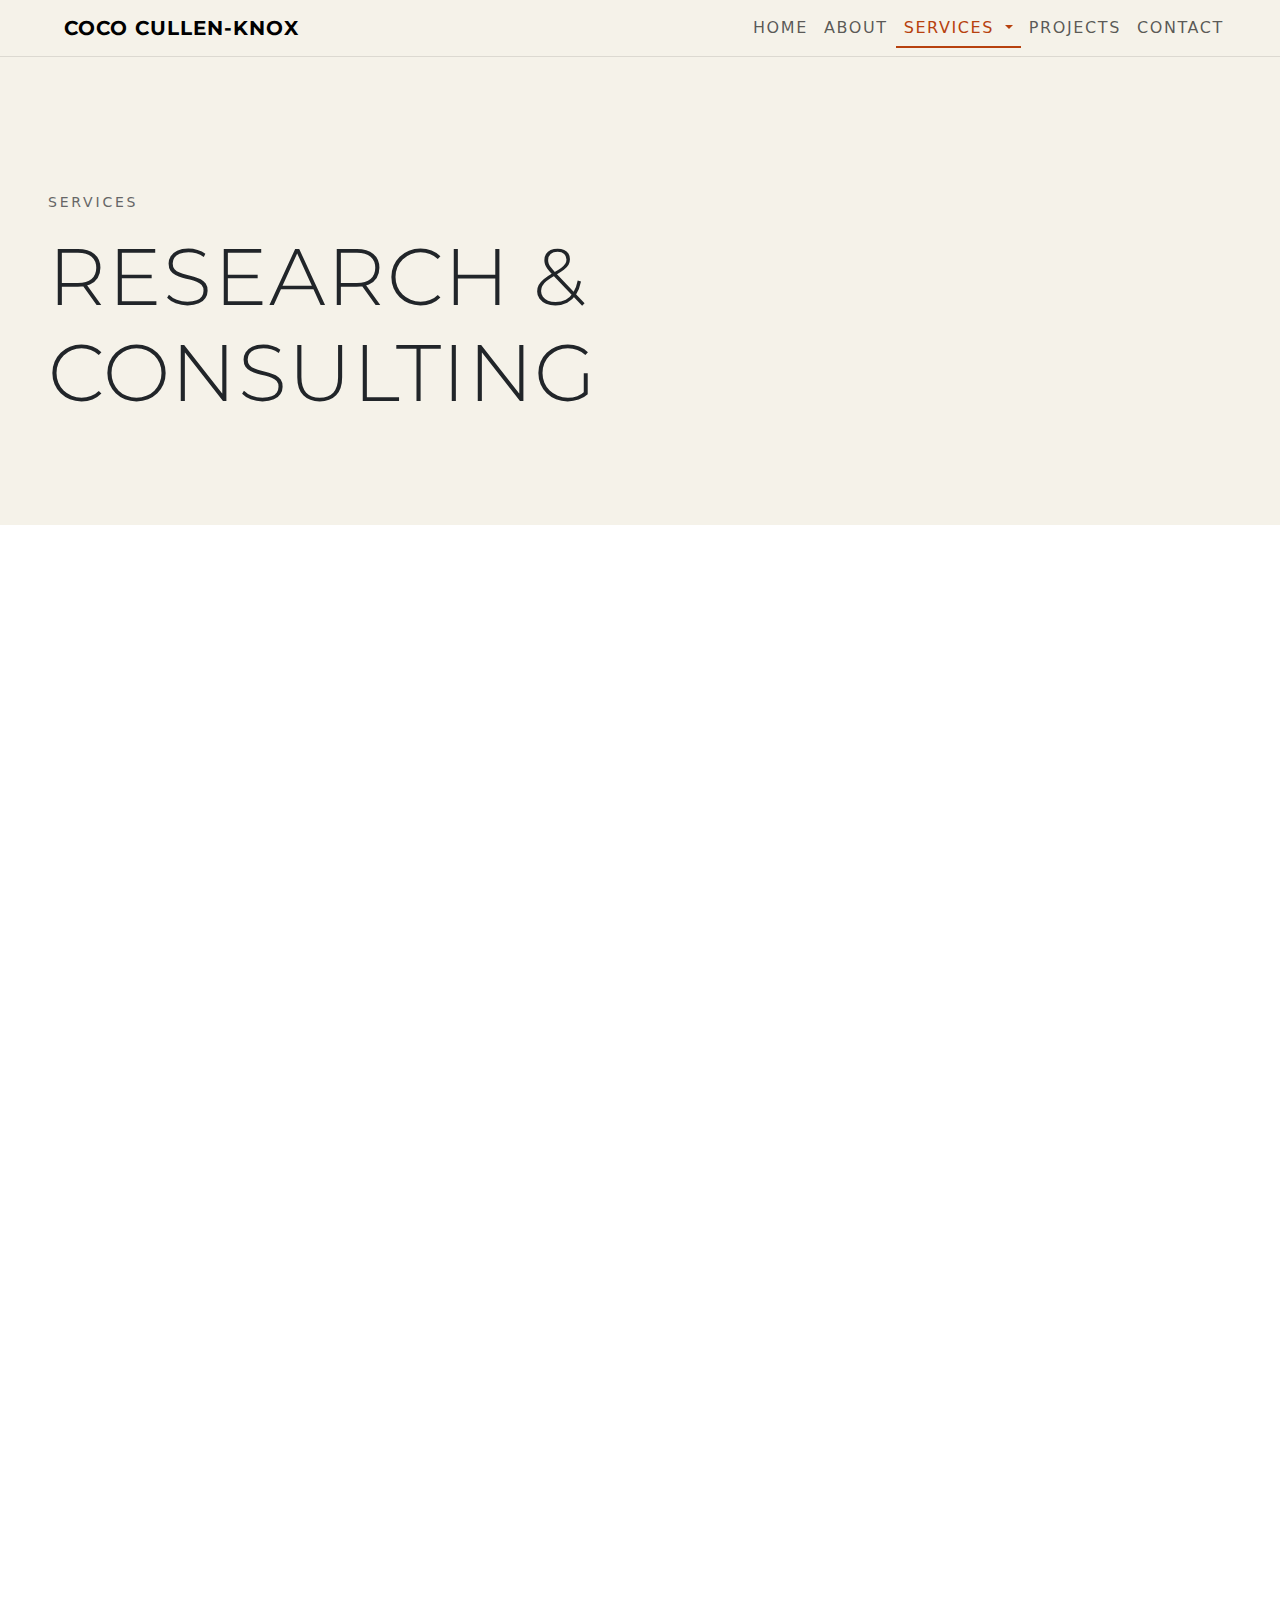
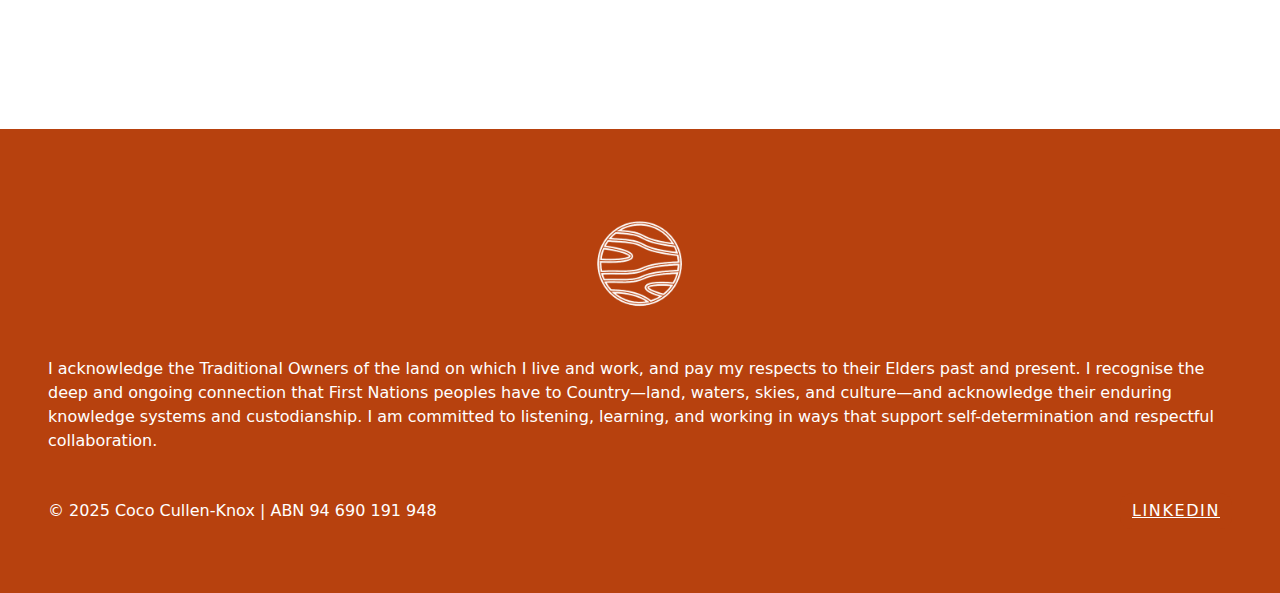
<file: services.html>
<!DOCTYPE html>
<html lang="en">
<head>
    <meta charset="UTF-8">
    <meta name="viewport" content="width=device-width, initial-scale=1.0">
    <!-- Favicon -->
    <link rel="icon" type="image/png" href="images/fcg.png">
    <title>Services | Coco Cullen-Knox - Environmental Sociologist</title>
    <meta name="description" content="Expert services in natural resource governance, stakeholder engagement, and policy development for environmental and conservation challenges.">
    <link rel="stylesheet" href="css/style.css">
    <link rel="stylesheet" href="css/services.css">
    <link href="https://fonts.googleapis.com/css2?family=Montserrat:wght@400;500;600;700&display=swap" rel="stylesheet">
    <link href="https://cdn.jsdelivr.net/npm/bootstrap@5.3.0/dist/css/bootstrap.min.css" rel="stylesheet">
    <link rel="stylesheet" href="https://cdnjs.cloudflare.com/ajax/libs/font-awesome/6.4.0/css/all.min.css">
</head>
<body>
    <!-- Navigation bar -->
    <nav class="navbar navbar-expand-lg fixed-top">
        <div class="container-fluid px-md-5">
            <a class="navbar-brand" href="index.html">Coco Cullen-Knox</a>
            <button class="navbar-toggler" type="button" data-bs-toggle="collapse" data-bs-target="#navbarNav">
                <span class="navbar-toggler-icon"></span>
            </button>
            <div class="collapse navbar-collapse" id="navbarNav">
                <ul class="navbar-nav ms-auto">
                    <li class="nav-item">
                        <a class="nav-link" href="index.html">Home</a>
                    </li>
                    <li class="nav-item">
                        <a class="nav-link" href="about.html">About</a>
                    </li>
                    <li class="nav-item dropdown">
                        <a class="nav-link dropdown-toggle active" href="services.html" id="servicesDropdown" role="button" data-bs-toggle="dropdown" aria-expanded="false">
                            Services
                        </a>
                        <ul class="dropdown-menu" aria-labelledby="servicesDropdown">
                            <li><a class="dropdown-item" href="services.html#stakeholder-engagement-consultation">Understanding & Engaging Stakeholders</a></li>
                            <li><a class="dropdown-item" href="services.html#strategic-communication-knowledge-sharing">Strategic Communication & Knowledge Sharing</a></li>
                            <li><a class="dropdown-item" href="services.html#governance-policy">Governance & Policy</a></li>
                            <li><a class="dropdown-item" href="services.html#management-planning">Management & Planning</a></li>
                        </ul>
                    </li>
                    <li class="nav-item">
                        <a class="nav-link" href="projects.html">Projects</a>
                    </li>
                    <li class="nav-item">
                        <a class="nav-link" href="contact.html">Contact</a>
                    </li>
                </ul>
            </div>
        </div>
    </nav>

    <!-- Page Header -->
    <header class="page-header">
        <div class="container-fluid px-md-5">
            <div class="row">
                <div class="col-lg-12">
                    <p class="subtitle">SERVICES</p>
                    <h1 class="display-1">RESEARCH &<br>CONSULTING</h1>
                </div>
            </div>
        </div>
    </header>

    <!-- Main Content -->
    <main>
        <!-- Service Packages Section -->
        <section class="services-section section-padding">
            <div class="container-fluid px-md-5">
                <div class="row mb-5">
                    <div class="col-lg-8 mx-auto text-center">
                        <h2 class="section-title">Service Packages</h2>
                        <p class="lead">I offer specialised consulting and research services to help organisations navigate complex natural resource and conservation challenges. Each service is tailored to meet your specific needs and deliver actionable outcomes.</p>
                    </div>
                </div>

                <!-- Service Package 1: Understanding & Engaging Stakeholders -->
                <div class="service-package mb-5" id="stakeholder-engagement-consultation">
                    <div class="row">
                        <div class="col-lg-4">
                            <div class="service-icon">
                                <i class="fas fa-users"></i>
                            </div>
                            <h3>Understanding & Engaging Stakeholders</h3>
                            <p class="service-intro">For organisations needing to build trust, gather insight, and support inclusive decision-making through effective stakeholder engagement and consultation.</p>
                        </div>
                        <div class="col-lg-8">
                            <div class="service-details">
                                <div class="service-component mb-4">
                                    <h4>Stakeholder Engagement & Consultation</h4>
                                    <div class="component-details">
                                        <div class="detail-section">
                                            <h5>What I Offer</h5>
                                            <ul>
                                                <li>Tailored engagement strategy development</li>
                                                <li>Stakeholder analysis and mapping</li>
                                                <li>Design and delivery of engagement activities (e.g. surveys, interviews, workshops, focus groups)</li>
                                                <li>Communication and outreach planning</li>
                                                <li>Synthesis and reporting of findings</li>
                                            </ul>
                                        </div>
                                        <div class="detail-section">
                                            <h5>How It Works</h5>
                                            <ul>
                                                <li>Stakeholder identification and mapping</li>
                                                <li>Co-design engagement methods suited to context and goals</li>
                                                <li>Develop a practical engagement strategy and implementation plan</li>
                                                <li>Deliver engagement activities and analyse results</li>
                                                <li>Report findings with clarity and relevance to decision-makers</li>
                                            </ul>
                                        </div>
                                        <div class="detail-section">
                                            <h5>The Result</h5>
                                            <ul>
                                                <li>A targeted, fit-for-purpose engagement strategy</li>
                                                <li>Inclusive and effective consultation processes</li>
                                                <li>Clear communication and implementation pathways</li>
                                                <li>Actionable insights that reflect stakeholder values and priorities</li>
                                                <li>Evaluation framework for continuous improvement</li>
                                            </ul>
                                        </div>
                                    </div>
                                </div>
                            </div>
                        </div>
                    </div>
                </div>

                <!-- Service Package 2: Strategic Communication & Knowledge Sharing -->
                <div class="service-package mb-5" id="strategic-communication-knowledge-sharing">
                    <div class="row">
                        <div class="col-lg-4">
                            <div class="service-icon">
                                <i class="fas fa-comments"></i>
                            </div>
                            <h3>Strategic Communication & Knowledge Sharing</h3>
                            <p class="service-intro">For organisations needing to communicate complex information in clear, accessible ways and seeking digital tools that make two-way communication with diverse audiences easy and effective.</p>
                        </div>
                        <div class="col-lg-8">
                            <div class="service-details">
                                <div class="service-component mb-4">
                                    <h4>Knowledge Translation & Communication Services</h4>
                                    <div class="component-details">
                                        <div class="detail-section">
                                            <h5>What I Offer</h5>
                                            <ul>
                                                <li>Translation of complex information into clear, accessible language</li>
                                                <li>Development of accessible communication materials for diverse audiences</li>
                                                <li>Creation of stakeholder information packages and briefing tools</li>
                                                <li>Targeted communications — incl. websites, apps and engagement tools — that inform, engage, and collect feedback</li>
                                            </ul>
                                        </div>
                                        <div class="detail-section">
                                            <h5>How It Works</h5>
                                            <ul>
                                                <li>Define audience needs and communication objectives</li>
                                                <li>Identify key messaging and content needs</li>
                                                <li>Translate and structure information for clarity and accessibility</li>
                                                <li>Design and develop effective communication tools and materials</li>
                                                <li>Review and refine for engagement, usability, and impact</li>
                                            </ul>
                                        </div>
                                        <div class="detail-section">
                                            <h5>The Result</h5>
                                            <ul>
                                                <li>Clear, audience-specific communication tools that resonate</li>
                                                <li>Engaging platforms that both inform and invite stakeholder input</li>
                                                <li>Stronger alignment between science, policy, and community awareness</li>
                                                <li>Stronger connections between evidence, decision-making, and community perspectives</li>
                                                <li>Effective knowledge sharing that supports trust and transparency</li>
                                            </ul>
                                        </div>
                                    </div>
                                </div>
                            </div>
                        </div>
                    </div>
                </div>

                <!-- Service Package 3: Governance & Policy -->
                <div class="service-package mb-5" id="governance-policy">
                    <div class="row">
                        <div class="col-lg-4">
                            <div class="service-icon">
                                <i class="fas fa-balance-scale"></i>
                            </div>
                            <h3>Governance & Policy</h3>
                            <p class="service-intro">For organisations aiming to strengthen governance approaches and shape effective, evidence-informed policy and strategies.</p>
                        </div>
                        <div class="col-lg-8">
                            <div class="service-details">
                                <div class="service-component mb-4">
                                    <h4>Governance Assessment & Recommendations</h4>
                                    <div class="component-details">
                                        <div class="detail-section">
                                            <h5>What I Offer</h5>
                                            <ul>
                                                <li>Review and analysis of governance approaches</li>
                                                <li>Identification of gaps, barriers, and strengths in current systems</li>
                                                <li>Benchmarking against best practices</li>
                                                <li>Targeted, practical recommendations to strengthen governance and decision-making</li>
                                            </ul>
                                        </div>
                                        <div class="detail-section">
                                            <h5>How It Works</h5>
                                            <ul>
                                                <li>Review of key documents, roles, and decision pathways</li>
                                                <li>Consultation with stakeholders to understand perspectives and experiences</li>
                                                <li>Assessment using fit-for-purpose frameworks</li>
                                                <li>Co-development of actionable strategies tailored to your organisational context</li>
                                            </ul>
                                        </div>
                                        <div class="detail-section">
                                            <h5>The Result</h5>
                                            <ul>
                                                <li>A clear, contextualised governance assessment</li>
                                                <li>Strategic recommendations to improve function, transparency, and accountability</li>
                                                <li>An implementation roadmap aligned with your organisational priorities</li>
                                                <li>More effective, inclusive, and outcome-focused governance approaches</li>
                                            </ul>
                                        </div>
                                    </div>
                                </div>
                                <div class="service-component mb-4">
                                    <h4 id="policy-briefs">Policy Document Development</h4>
                                    <div class="component-details">
                                        <div class="detail-section">
                                            <h5>What I Offer</h5>
                                            <ul>
                                                <li>Evidence-based strategic policy recommendations</li>
                                                <li>Clear analysis of policy options</li>
                                                <li>Practical considerations for implementation and impact</li>
                                            </ul>
                                        </div>
                                        <div class="detail-section">
                                            <h5>How It Works</h5>
                                            <ul>
                                                <li>Research and synthesis of current evidence and expert knowledge</li>
                                                <li>Assessment of policy challenges, opportunities, and risks</li>
                                                <li>Drafting of tailored, accessible recommendations</li>
                                                <li>Collaborative review to ensure relevance and alignment</li>
                                            </ul>
                                        </div>
                                        <div class="detail-section">
                                            <h5>The Result</h5>
                                            <ul>
                                                <li>A well-structured, targeted policy brief or paper</li>
                                                <li>Clear communication of evidence, context, and options</li>
                                                <li>Practical, implementable recommendations</li>
                                                <li>Strategic guidance to support timely and effective implementation and decisions</li>
                                            </ul>
                                        </div>
                                    </div>
                                </div>
                            </div>
                        </div>
                    </div>
                </div>

                <!-- Service Package 4: Management & Planning -->
                <div class="service-package mb-5" id="management-planning">
                    <div class="row">
                        <div class="col-lg-4">
                            <div class="service-icon">
                                <i class="fas fa-tasks"></i>
                            </div>
                            <h3>Management & Planning</h3>
                            <p class="service-intro">For organisations aiming to review current management and implementation plan effectiveness and design future-focused strategic plans.</p>
                        </div>
                        <div class="col-lg-8">
                            <div class="service-details">
                                <div class="service-component mb-4">
                                    <h4>Management Plan Development & Review</h4>
                                    <div class="component-details">
                                        <div class="detail-section">
                                            <h5>What I Offer</h5>
                                            <ul>
                                                <li>Evaluation of existing strategies, activities, and outcomes</li>
                                                <li>Identification of strengths, gaps, and improvement opportunities</li>
                                                <li>Strategic, forward-looking recommendations for enhanced effectiveness</li>
                                            </ul>
                                        </div>
                                        <div class="detail-section">
                                            <h5>How It Works</h5>
                                            <ul>
                                                <li>Detailed review of current plans, activities, data and performance</li>
                                                <li>Consultation with key stakeholders to gather insights and identify priorities</li>
                                                <li>Identification of practical opportunities for alignment, clarity, and impact</li>
                                                <li>Development of clear, evidence-based improvement strategies</li>
                                            </ul>
                                        </div>
                                        <div class="detail-section">
                                            <h5>The Result</h5>
                                            <ul>
                                                <li>A comprehensive review report with actionable insights</li>
                                                <li>Targeted recommendations to enhance plan performance</li>
                                                <li>An implementation roadmap for improved delivery</li>
                                                <li>More efficient, responsive, and outcome-driven management</li>
                                            </ul>
                                        </div>
                                    </div>
                                </div>
                                <div class="service-component mb-4">
                                    <h4 id="strategic-planning">Strategic Planning</h4>
                                    <div class="component-details">
                                        <div class="detail-section">
                                            <h5>What I Offer</h5>
                                            <ul>
                                                <li>Design of tailored, long-term strategic plans</li>
                                                <li>Clarification of vision, goals, objectives and success measures</li>
                                                <li>Development of implementation and monitoring frameworks</li>
                                                <li>Alignment with environmental, organisational, and stakeholder priorities</li>
                                            </ul>
                                        </div>
                                        <div class="detail-section">
                                            <h5>How It Works</h5>
                                            <ul>
                                                <li>Stakeholder engagement and issue analysis</li>
                                                <li>Co-development of strategic direction and priorities</li>
                                                <li>Goal setting with clear indicators for success</li>
                                                <li>Alignment with relevant policies, values, and future opportunities and challenges</li>
                                                <li>Planning for delivery, tracking, and adaptive management</li>
                                            </ul>
                                        </div>
                                        <div class="detail-section">
                                            <h5>The Result</h5>
                                            <ul>
                                                <li>A clear, purpose-driven strategic plan</li>
                                                <li>Shared vision and actionable, measurable objectives</li>
                                                <li>Practical framework for implementation, evaluation, and learning</li>
                                                <li>A strong foundation for long-term, meaningful impact</li>
                                            </ul>
                                        </div>
                                    </div>
                                </div>
                            </div>
                        </div>
                    </div>
                </div>
            </div>
        </section>

        <!-- Contact Section -->
        <section class="contact-section section-padding" style="background-color: var(--beige);">
            <div class="container-fluid px-md-5 text-center">
                <h2>Ready to Collaborate?</h2>
                <p class="lead">Let's work together to create lasting impact through effective evaluation, engagement and evidence-based communications and decision making.</p>
                <a href="contact.html" class="btn btn-custom-light" style="background-color: #ffffff !important; color: var(--accent) !important; border: 2px solid var(--accent) !important; font-weight: 500 !important; padding: 10px 30px !important;">Get in Touch</a>
            </div>
        </section>
    </main>

    <!-- Footer -->
    <footer class="footer">
        <div class="container-fluid px-md-5">
            <div class="row mb-4">
                <div class="col-12 text-center" style="padding: 20px;">
                    <img src="images/fcg.png" alt="FCG Logo" class="footer-logo" style="height: 100px; max-width: 300px; display: inline-block; filter: brightness(0) invert(1);">
                </div>
            </div>
            <div class="row">
                <!-- Acknowledgment text -->
                <div class="col-12 mb-4">
                    <p class="acknowledgment">I acknowledge the Traditional Owners of the land on which I live and work, and pay my respects to their Elders past and present. I recognise the deep and ongoing connection that First Nations peoples have to Country—land, waters, skies, and culture—and acknowledge their enduring knowledge systems and custodianship. I am committed to listening, learning, and working in ways that support self-determination and respectful collaboration.</p>
                </div>
            </div>
            <div class="row align-items-center">
                <div class="col-md-6">
                    <p class="mb-0">&copy; 2025 Coco Cullen-Knox | ABN 94 690 191 948</p>
                </div>
                <div class="col-md-6 text-end">
                    <a href="https://linkedin.com/" class="btn btn-link text-white">LinkedIn</a>
                </div>
            </div>
        </div>
    </footer>

    <!-- JavaScript -->
    <script src="https://cdn.jsdelivr.net/npm/bootstrap@5.3.0/dist/js/bootstrap.bundle.min.js"></script>
    <script src="js/main.js"></script>
</body>
</html>
</file>
<file: css/style.css>
/* CSS Variables - Define colors and other reusable values */
:root {
    --black: #000000;
    --white: #FFFFFF;
    --accent: #B7410E;  /* Primary accent - terracotta */
    --accent-light: #D15B2B;  /* Lighter terracotta for hover states */
    --accent-dark: #8F3309;  /* Darker terracotta for active states */
    --gray: #666666;
    --beige: #F5F2E9;
}

/* Base styles */
body {
    font-family: 'Montserrat', sans-serif;
    color: var(--black);
    line-height: 1.6;
    background-color: var(--beige);
}

/* Typography */
h1, h2, h3, .navbar-brand {
    font-family: 'Montserrat', sans-serif;
    text-transform: uppercase;
    letter-spacing: 0.05em;
}

.display-1 {
    font-size: clamp(2.5rem, 8vw, 5rem);
    line-height: 1.1;
    font-weight: 500;
    text-transform: uppercase;
    letter-spacing: 0.02em;
    margin-top: 1rem;
    white-space: nowrap;
}

.subtitle {
    font-size: 0.875rem;
    letter-spacing: 0.2em;
    text-transform: uppercase;
    color: var(--gray);
    font-weight: 500;
    margin-bottom: 0;
}

.section-title {
    font-size: 2rem;
    margin-bottom: 4rem;
    position: relative;
    color: var(--accent);
    text-align: center;
}

.section-title::after {
    content: '';
    position: absolute;
    bottom: -1rem;
    left: 50%;
    transform: translateX(-50%);
    width: 80px;
    height: 3px;
    background-color: var(--accent);
}

/* Navigation */
.navbar {
    background-color: var(--beige);
    padding: 1rem 0;
    position: fixed;
    width: 100%;
    top: 0;
    left: 0;
    right: 0;
    z-index: 1000;
    border-bottom: 1px solid rgba(0, 0, 0, 0.1);
}

.navbar-brand {
    font-size: 1.5rem;
    color: var(--black);
    font-weight: 700;
    position: relative;
    padding: 0.5rem 1rem;
    transition: all 0.3s cubic-bezier(0.34, 1.56, 0.64, 1);
    text-decoration: none;
}

.navbar-brand::before {
    content: '';
    position: absolute;
    top: 0;
    left: 0;
    width: 100%;
    height: 100%;
    background-color: var(--accent);
    transform: scaleX(0);
    transform-origin: right;
    transition: transform 0.3s cubic-bezier(0.34, 1.56, 0.64, 1);
    z-index: -1;
    opacity: 0.1;
    border-radius: 8px;
}

.navbar-brand:hover {
    color: var(--accent);
    transform: translateX(5px);
}

.navbar-brand:hover::before {
    transform: scaleX(1);
    transform-origin: left;
}

.nav-link {
    color: var(--black);
    text-transform: uppercase;
    letter-spacing: 0.1em;
    font-size: 0.875rem;
    padding: 0.5rem 1rem;
    position: relative;
    transition: all 0.3s cubic-bezier(0.34, 1.56, 0.64, 1);
}

.nav-link::before {
    content: '';
    position: absolute;
    bottom: 0;
    left: 0;
    width: 100%;
    height: 2px;
    background-color: var(--accent);
    transform: scaleX(0);
    transform-origin: right;
    transition: transform 0.3s cubic-bezier(0.34, 1.56, 0.64, 1);
}

.nav-link:hover {
    color: var(--accent);
    transform: translateY(-2px);
}

.nav-link:hover::before {
    transform: scaleX(1);
    transform-origin: left;
}

.nav-link.active {
    color: var(--accent) !important;
}

.nav-link.active::before {
    transform: scaleX(1);
}

/* Hero Section */
.hero-section {
    position: relative;
    min-height: 100vh;
    display: flex;
    align-items: center;
    padding-top: 80px;
    background-color: var(--black);
}

.hero-section::before {
    content: '';
    position: absolute;
    top: 0;
    left: 0;
    right: 0;
    bottom: 0;
    background-image: url('../images/Picture\ 1.jpg');
    background-size: cover;
    background-position: center;
    background-repeat: no-repeat;
    opacity: 0.95;
    z-index: 1;
}

.hero-section::after {
    content: '';
    position: absolute;
    top: 0;
    left: 0;
    right: 0;
    bottom: 0;
    background: linear-gradient(to bottom, rgba(0,0,0,0.2), rgba(0,0,0,0.4));
    z-index: 1;
}

.hero-section .container-fluid {
    position: relative;
    z-index: 2;
}

.hero-section .subtitle {
    color: var(--white);
    opacity: 0.9;
    font-weight: 400;
    letter-spacing: 0.2em;
    margin-bottom: 1rem;
}

.hero-section .display-1 {
    color: var(--white);
    text-shadow: 2px 2px 8px rgba(0, 0, 0, 0.6);
    margin: 1rem 0 2rem;
    line-height: 1.1;
    font-size: clamp(2rem, 5vw, 3.5rem);
    font-weight: 300;
    letter-spacing: 0.02em;
    display: flex;
    flex-direction: column;
    gap: 0.5rem;
    max-width: 100%;
}

.hero-section .display-1 .heading-line {
    display: block;
    white-space: nowrap;
    overflow: hidden;
    text-overflow: ellipsis;
    width: 100%;
}

@media (max-width: 768px) {
    .hero-section .display-1 {
        font-size: clamp(1.8rem, 6vw, 2.5rem);
        white-space: normal;
    }
}

/* Enhanced Expertise Section */
.expertise-list {
    padding: 3rem;
    margin: 2rem 0;
    background-color: var(--white);
    border-radius: 24px;
    box-shadow: 0 4px 6px rgba(0, 0, 0, 0.05);
}

.expertise-list h3 {
    color: var(--accent);
    margin-bottom: 3rem;
    font-size: 2rem;
    font-weight: 600;
    text-transform: uppercase;
    letter-spacing: 0.05em;
    text-align: center;
}

.expertise-list ul {
    list-style: none;
    padding: 0;
    margin: 1.5rem 0;
}

.expertise-list li {
    margin-bottom: 1rem;
}

.expertise-list a {
    display: inline-block;
    color: #333;
    text-decoration: none;
    font-weight: 500;
    padding: 0.5rem 1rem;
    border-radius: 8px;
    transition: all 0.3s ease;
    position: relative;
    background: rgba(183, 65, 14, 0.05);
}

.expertise-list a:hover {
    color: #B7410E;
    transform: translateX(8px);
    background: rgba(183, 65, 14, 0.1);
}

.expertise-list a::before {
    content: '→';
    opacity: 0;
    margin-right: 0.5rem;
    transform: translateX(-10px);
    display: inline-block;
    transition: all 0.3s ease;
}

.expertise-list a:hover::before {
    opacity: 1;
    transform: translateX(0);
}

/* Project Grid */
.project-grid {
    display: grid;
    grid-template-columns: repeat(auto-fit, minmax(280px, 1fr));
    gap: 1.5rem;
    margin-top: 3rem;
}

.project-card {
    position: relative;
    background-color: var(--white);
    border-radius: 16px;
    padding: 2rem;
    transition: all 0.3s cubic-bezier(0.34, 1.56, 0.64, 1);
    border: 1px solid rgba(0, 0, 0, 0.08);
    overflow: hidden;
    cursor: pointer;
}

.project-card::before {
    content: '';
    position: absolute;
    top: 0;
    left: 0;
    width: 4px;
    height: 100%;
    background-color: var(--accent);
    transition: all 0.3s cubic-bezier(0.34, 1.56, 0.64, 1);
}

.project-card:hover {
    transform: translateX(8px) translateY(-4px);
    box-shadow: 0 10px 30px rgba(0, 0, 0, 0.1);
}

.project-card:hover::before {
    width: 8px;
}

.project-info {
    position: relative;
}

.project-info .category {
    font-size: 0.85rem;
    text-transform: uppercase;
    letter-spacing: 0.1em;
    color: var(--accent);
    margin-bottom: 0.75rem;
    font-weight: 600;
    display: inline-block;
    padding: 0.25rem 0.75rem;
    background: rgba(183, 65, 14, 0.08);
    border-radius: 100px;
}

.project-info h3 {
    color: var(--black);
    font-size: 1.75rem;
    margin-bottom: 1rem;
    font-weight: 600;
    line-height: 1.2;
    transition: color 0.3s ease;
}

.project-card:hover .project-info h3 {
    color: var(--accent);
}

.project-info p {
    color: var(--black);
    margin-bottom: 1.5rem;
    font-size: 0.875rem;
    line-height: 1.6;
}

.project-tags {
    display: flex;
    flex-wrap: wrap;
    gap: 0.75rem;
    margin: 1.5rem 0;
}

.project-tag {
    background: rgba(183, 65, 14, 0.05);
    color: var(--accent);
    padding: 0.35rem 1rem;
    border-radius: 100px;
    font-size: 0.9rem;
    font-weight: 500;
    transition: all 0.3s ease;
}

.project-card:hover .project-tag {
    background: rgba(183, 65, 14, 0.1);
}

.project-meta {
    display: flex;
    align-items: center;
    gap: 1.5rem;
    margin-top: 2rem;
    padding-top: 1.5rem;
    border-top: 1px solid rgba(0, 0, 0, 0.08);
}

.project-meta span {
    display: flex;
    align-items: center;
    gap: 0.75rem;
    font-size: 1rem;
    color: var(--accent);
    font-weight: 500;
    transition: all 0.3s ease;
}

.project-meta span::before {
    content: '→';
    font-weight: 600;
    transition: transform 0.3s ease;
}

.project-card:hover .project-meta span::before {
    transform: translateX(4px);
}

/* Project Card Link Styles */
.project-meta .view-case-study {
    display: inline-flex;
    align-items: center;
    color: var(--accent);
    font-weight: 500;
    text-decoration: none;
    transition: all 0.3s ease;
    position: relative;
    padding-right: 1.5rem;
}

.project-meta .view-case-study::after {
    content: '→';
    position: absolute;
    right: 0;
    transition: transform 0.3s ease;
}

.project-meta .view-case-study:hover {
    color: var(--accent-dark);
}

.project-meta .view-case-study:hover::after {
    transform: translateX(5px);
}

@media (max-width: 768px) {
    .project-card {
        padding: 1.5rem;
    }
    
    .project-info h3 {
        font-size: 1.5rem;
    }
    
    .project-info p {
        font-size: 1rem;
    }
    
    .project-tags {
        gap: 0.5rem;
        margin: 1rem 0;
    }
    
    .project-tag {
        padding: 0.25rem 0.75rem;
        font-size: 0.85rem;
    }
}

/* Featured Projects */
.featured-projects .project-card {
    background-color: var(--accent);
    color: var(--white);
}

.featured-projects .project-card .category {
    color: rgba(255, 255, 255, 0.8);
}

.featured-projects .project-card h3 {
    color: var(--white);
}

.featured-projects .project-card p {
    color: rgba(255, 255, 255, 0.9);
}

.featured-projects .project-card::before {
    background-color: var(--white);
}

.featured-projects .project-card:hover {
    transform: translateY(-8px);
    box-shadow: 0 20px 40px rgba(183, 65, 14, 0.25);
}

/* Button Styles */
.btn,
.btn-primary {
    display: inline-block;
    padding: 1rem 2.5rem;
    font-size: 0.9rem;
    font-weight: 500;
    text-transform: uppercase;
    letter-spacing: 0.1em;
    text-decoration: none;
    border: none !important;
    border-radius: 12px !important;
    transition: all 0.3s ease;
    background-color: var(--accent) !important;
    color: var(--white) !important;
    position: relative;
    overflow: hidden;
    box-shadow: none !important;
    outline: none !important;
}

.btn:hover,
.btn:focus,
.btn:active,
.btn-primary:hover,
.btn-primary:focus,
.btn-primary:active {
    background-color: var(--accent-light) !important;
    color: var(--white) !important;
    transform: translateY(-2px);
    box-shadow: none !important;
    outline: none !important;
}

/* Section Padding */
.section-padding {
    padding: 4rem 0;
}

/* Responsive adjustments */
@media (max-width: 768px) {
    .hero-section {
        padding-top: 60px;
    }
    
    .navbar {
        padding: 0.5rem 0;
    }
    
    .expertise-list {
        padding: 2rem;
    }
    
    .expertise-list ul {
        grid-template-columns: 1fr;
        gap: 1rem;
    }
    
    .expertise-list li {
        padding: 1rem 1rem 1rem 2.5rem;
    }
    
    .expertise-list li::before {
        left: 1rem;
    }
    
    .project-grid {
        grid-template-columns: 1fr;
        gap: 1rem;
    }
    
    .project-card {
        padding: 1.5rem;
    }
    
    .project-info h3 {
        font-size: 1.25rem;
    }
}

/* Sections background colors */
.approach-section,
.services-section,
.cta-section {
    background-color: var(--beige);
}

/* Section animations for other sections */
.hero-section,
.approach-section,
.services-section,
.work-section,
.contact-section {
    opacity: 0;
    transform: translateY(40px);
    animation: sectionFadeIn 1s cubic-bezier(0.34, 1.56, 0.64, 1) forwards;
}

@keyframes sectionFadeIn {
    from {
        opacity: 0;
        transform: translateY(40px);
    }
    to {
        opacity: 1;
        transform: translateY(0);
    }
}

/* Brand Section */
.brands {
    display: none;
}

/* Footer */
.footer {
    padding: 4rem 0;
    background-color: var(--accent);
    color: var(--white);
}

.footer a:hover {
    color: var(--accent-light) !important;
}

/* Animations */
.fade-in {
    animation: fadeIn 1s ease forwards;
}

@keyframes fadeIn {
    from {
        opacity: 0;
        transform: translateY(20px);
    }
    to {
        opacity: 1;
        transform: translateY(0);
    }
}

/* Responsive Design */
@media (max-width: 768px) {
    .project-grid {
        grid-template-columns: 1fr;
    }
    
    .brands {
        flex-wrap: wrap;
        gap: 2rem;
    }
    
    .brand-logo {
        max-width: 100px;
    }
}

/* Page Header */
.page-header {
    padding: 12rem 0 6rem;
    background-color: var(--beige);
    position: relative;
}

.page-header .display-1 {
    max-width: 900px;
}

/* About Content */
.about-content {
    position: relative;
    background-color: var(--beige);
    overflow: hidden;
}

.background-content {
    padding: 2rem;
    background-color: var(--white);
    border-radius: 16px;
    box-shadow: 0 4px 12px rgba(0, 0, 0, 0.05);
    border: 1px solid rgba(0, 0, 0, 0.08);
    position: relative;
    overflow: hidden;
}

.background-content::before {
    content: '';
    position: absolute;
    top: 0;
    left: 0;
    width: 4px;
    height: 100%;
    background-color: var(--accent);
    border-radius: 4px 0 0 4px;
    transition: all 0.3s ease;
}

.background-content .lead {
    font-size: 1.2rem;
    line-height: 1.8;
    color: var(--gray);
}

.about-image {
    position: relative;
    max-width: 400px;
    margin: 0 auto;
    padding: 2rem;
}

.about-image img {
    width: 100%;
    height: auto;
    border-radius: 24px;
    box-shadow: 0 8px 24px rgba(0, 0, 0, 0.1);
    transition: transform 0.3s ease;
}

.about-image:hover img {
    transform: scale(1.02);
}

.about-content .expertise-list {
    margin-top: 3rem;
    background-color: var(--white);
    padding: 2rem;
    border-radius: 16px;
    box-shadow: 0 4px 12px rgba(0, 0, 0, 0.05);
}

.about-content .expertise-list h3 {
    font-size: 1.5rem;
    margin-bottom: 1.5rem;
    color: var(--accent);
    position: relative;
    padding-bottom: 0.5rem;
}

.about-content .expertise-list h3::after {
    content: '';
    position: absolute;
    bottom: 0;
    left: 0;
    width: 60px;
    height: 2px;
    background-color: var(--accent);
}

.about-content .expertise-list ul {
    display: grid;
    grid-template-columns: repeat(2, 1fr);
    gap: 1rem;
    list-style: none;
    padding: 0;
}

.about-content .expertise-list li {
    position: relative;
    padding-left: 2.5rem;
    font-size: 0.95rem;
    transition: all 0.3s ease;
    cursor: pointer;
    margin-bottom: 0.75rem;
}

.about-content .expertise-list li::before {
    content: "";
    position: absolute;
    left: 0.75rem;
    top: 50%;
    width: 12px;
    height: 2px;
    background-color: var(--accent);
    transition: all 0.3s cubic-bezier(0.34, 1.56, 0.64, 1);
}

.about-content .expertise-list li::after {
    content: "";
    position: absolute;
    left: 0.75rem;
    top: 50%;
    width: 6px;
    height: 6px;
    border-top: 2px solid var(--accent);
    border-right: 2px solid var(--accent);
    transform: translateY(-50%) rotate(45deg);
    transition: all 0.3s cubic-bezier(0.34, 1.56, 0.64, 1);
}

.about-content .expertise-list li:hover {
    color: var(--accent);
    transform: translateX(8px);
    background-color: rgba(183, 65, 14, 0.05);
    border-radius: 8px;
    padding-top: 0.5rem;
    padding-bottom: 0.5rem;
    padding-right: 1rem;
}

.about-content .expertise-list li:hover::before {
    width: 18px;
    background-color: var(--accent);
}

.about-content .expertise-list li:hover::after {
    left: 1rem;
    border-color: var(--accent);
}

@media (max-width: 991px) {
    .about-image {
        max-width: 320px;
        margin-bottom: 2rem;
    }
    
    .about-content .expertise-list ul {
        grid-template-columns: 1fr;
    }
}

/* Approach Cards */
.approach-card {
    padding: 2rem;
    background-color: var(--white);
    height: 100%;
    transition: all 0.3s ease;
    border-radius: 12px;
    border: 1px solid rgba(0, 0, 0, 0.1);
    box-shadow: 0 4px 6px rgba(0, 0, 0, 0.05);
}

.approach-card:hover {
    transform: translateY(-5px);
    box-shadow: 0 10px 20px rgba(183, 65, 14, 0.1);
}

.approach-card h3 {
    color: var(--accent);
    margin-bottom: 1rem;
    font-size: 1.5rem;
    font-weight: 600;
}

/* CTA Section */
.cta-section {
    background-color: var(--sage);
    padding: 6rem 0;
}

.cta-section h2 {
    margin-bottom: 1rem;
}

.cta-section .lead {
    margin-bottom: 2rem;
    max-width: 600px;
    margin-left: auto;
    margin-right: auto;
}

/* Services Page Styles */
.services-section {
    padding: 6rem 0;
    background-color: var(--white);
    position: relative;
    overflow: hidden;
}

.services-intro {
    max-width: 800px;
    margin: 0 auto 3rem;
}

.services-intro .lead {
    font-size: 1.25rem;
    line-height: 1.8;
    color: var(--gray);
}

.service-card {
    background-color: var(--accent);
    padding: 2rem;
    border-radius: 16px;
    transition: all 0.3s ease;
    height: 100%;
    display: flex;
    flex-direction: column;
    justify-content: space-between;
    box-shadow: 0 4px 12px rgba(0, 0, 0, 0.1);
    position: relative;
    overflow: hidden;
}

.service-card:hover {
    transform: translateY(-5px);
    box-shadow: 0 15px 30px rgba(183, 65, 14, 0.25);
}

.service-card h3 {
    color: var(--beige) !important;
    margin-top: 1.5rem;
    margin-bottom: 1rem;
    font-weight: 700;
    font-size: 1.4rem;
    line-height: 1.3;
    position: relative;
    z-index: 1;
}

.service-card p {
    color: var(--white);
    margin-bottom: 1.5rem;
    font-size: 1.1rem;
    line-height: 1.6;
    opacity: 0.95;
}

.service-icon {
    width: 60px;
    height: 60px;
    background-color: var(--white);
    border-radius: 50%;
    display: flex;
    align-items: center;
    justify-content: center;
    margin-bottom: 1rem;
}

.service-icon i {
    color: var(--accent);
    font-size: 1.5rem;
}

.service-card .btn-outline-primary {
    color: var(--white);
    border: 2px solid var(--white);
    background-color: transparent;
    padding: 0.75rem 1.5rem;
    border-radius: 8px;
    font-weight: 500;
    transition: all 0.3s ease;
    text-decoration: none;
    display: inline-block;
}

.service-card .btn-outline-primary:hover {
    background-color: var(--white);
    color: var(--accent);
    border-color: var(--white);
}

@media (max-width: 768px) {
    .service-card {
        padding: 1.5rem;
    }
    
    .service-card h3 {
        font-size: 1.1rem;
    }
    
    .service-icon {
        width: 50px;
        height: 50px;
    }
    
    .service-icon i {
        font-size: 1.25rem;
    }
}

.expertise-section {
    background-color: var(--beige);
    padding: 6rem 0;
    position: relative;
    z-index: 1;
}

.expertise-card {
    background: var(--white);
    padding: 2rem;
    margin-bottom: 2rem;
    border: 1px solid rgba(0, 0, 0, 0.08);
    border-radius: 16px;
    transition: transform 0.3s cubic-bezier(0.34, 1.56, 0.64, 1), 
                box-shadow 0.3s ease;
    position: relative;
    z-index: 2;
    overflow: hidden;
}

.expertise-card::before {
    content: '';
    position: absolute;
    top: 0;
    left: 0;
    width: 4px;
    height: 100%;
    background-color: var(--accent);
    border-radius: 4px 0 0 4px;
    transition: all 0.3s ease;
    z-index: 1;
}

.expertise-card:hover::before {
    width: 6px;
}

.expertise-card h3 {
    color: var(--accent);
    margin-bottom: 1.5rem;
    font-size: 1.5rem;
    font-weight: 600;
    line-height: 1.3;
    position: relative;
}

.expertise-card p {
    font-size: 1rem;
    margin-bottom: 1.5rem;
    color: var(--gray);
}

.expertise-list {
    list-style: none;
    padding: 0;
    margin: 0;
    position: relative;
    z-index: 2;
}

.expertise-list li {
    margin-bottom: 0.75rem;
    position: relative;
}

.expertise-list li:last-child {
    margin-bottom: 0;
}

.expertise-list a {
    display: block;
    color: var(--black);
    text-decoration: none;
    font-weight: 500;
    font-size: 1rem;
    padding: 0.75rem 1.25rem;
    border-radius: 8px;
    transition: all 0.3s cubic-bezier(0.34, 1.56, 0.64, 1);
    position: relative;
    background: rgba(183, 65, 14, 0.05);
    width: 100%;
}

.expertise-list a:hover {
    color: var(--accent);
    transform: translateX(12px);
    background: rgba(183, 65, 14, 0.08);
}

.expertise-list a::before {
    content: '→';
    opacity: 0;
    margin-right: 0.75rem;
    transform: translateX(-10px);
    display: inline-block;
    transition: all 0.3s cubic-bezier(0.34, 1.56, 0.64, 1);
}

.expertise-list a:hover::before {
    opacity: 1;
    transform: translateX(0);
}

/* Accent colors for headings and elements */
.expertise-card h3,
.approach-card h3 {
    color: var(--accent);
}

.service-list li:before,
.expertise-list li:before {
    color: var(--accent);
}

/* Responsive adjustments for services page */
@media (max-width: 768px) {
    .service-card,
    .expertise-card {
        padding: 1.5rem;
    }
    
    .service-card h3,
    .expertise-card h3 {
        font-size: 1.25rem;
    }
    
    .expertise-list ul {
        grid-template-columns: 1fr;
    }
    
    .expertise-list {
        padding: 2rem;
    }
    
    .expertise-list h3 {
        font-size: 1.5rem;
    }
}

@media (max-width: 768px) {
    .page-header {
        padding: 8rem 0 4rem;
    }
    
    .display-1 {
        font-size: clamp(2rem, 6vw, 3.5rem);
    }
}

/* Services Page Styles */
.services-image {
    position: relative;
    padding: 2rem;
    display: flex;
    justify-content: center;
}

.services-image img {
    max-height: 500px;
    object-fit: contain;
    border-radius: 24px;
}

@media (max-width: 991px) {
    .services-image {
        padding: 1rem;
        margin-top: 2rem;
    }
    
    .services-image img {
        max-height: 400px;
    }
}

/* Project Section */
.project-section {
    position: relative;
    padding: 4rem 0;
}

.project {
    background: var(--white);
    border-radius: 16px;
    padding: 2rem;
    margin-bottom: 2rem;
    position: relative;
    transition: all 0.3s ease;
    overflow: hidden;
    box-shadow: 0 4px 6px rgba(0, 0, 0, 0.05);
}

.project::before {
    content: '';
    position: absolute;
    top: 0;
    left: 0;
    width: 4px;
    height: 100%;
    background-color: var(--accent);
    border-radius: 4px 0 0 4px;
    transition: all 0.3s ease;
}

.project:hover {
    transform: translateY(-5px);
    box-shadow: 0 10px 30px rgba(0, 0, 0, 0.1);
}

.project:hover::before {
    width: 6px;
}

.project-header {
    margin-bottom: 1.5rem;
}

.project-header .category {
    font-size: 0.875rem;
    text-transform: uppercase;
    letter-spacing: 0.1em;
    color: var(--accent);
    margin-bottom: 0.75rem;
    font-weight: 600;
    display: inline-block;
    padding: 0.25rem 0.75rem;
    background: rgba(183, 65, 14, 0.08);
    border-radius: 100px;
}

.project-header h3 {
    color: var(--black);
    font-size: 1.75rem;
    margin-bottom: 1rem;
    font-weight: 600;
    line-height: 1.2;
}

.project-meta {
    display: flex;
    gap: 1rem;
    margin-top: 1rem;
}

.project-meta .date,
.project-meta .client {
    font-size: 0.875rem;
    color: var(--black);
}

.project-meta .date::before {
    content: '📅';
    margin-right: 0.5rem;
}

.project-meta .client::before {
    content: '👥';
    margin-right: 0.5rem;
}

.project-content {
    padding: 0.5rem 0;
}

.project-overview {
    margin-bottom: 1.5rem;
}

.project-overview h4 {
    font-size: 0.875rem;
    margin-bottom: 0.75rem;
    color: var(--accent);
    font-weight: 600;
}

.project-overview p {
    font-size: 0.875rem;
    line-height: 1.6;
    color: var(--black);
}

.project-details {
    margin-bottom: 1.5rem;
}

.project-details h4 {
    color: var(--accent);
    font-size: 0.875rem;
    margin-bottom: 0.75rem;
    font-weight: 600;
}

.project-details p {
    font-size: 0.875rem;
    line-height: 1.6;
    color: var(--black);
    margin-bottom: 0.75rem;
}

.project-details ul {
    list-style: none;
    padding-left: 1rem;
    margin-bottom: 1.5rem;
}

.project-details li {
    margin-bottom: 0.5rem;
    position: relative;
    padding-left: 1rem;
    font-size: 0.875rem;
    line-height: 1.6;
    color: var(--black);
}

.project-details li::before {
    content: "•";
    position: absolute;
    left: 0;
    color: var(--accent);
    font-weight: bold;
}

.project-tags {
    margin-top: 1rem;
    display: flex;
    flex-wrap: wrap;
    gap: 0.5rem;
}

.project-tags .project-tag {
    background: rgba(183, 65, 14, 0.05);
    color: var(--accent);
    padding: 0.35rem 1rem;
    border-radius: 100px;
    font-size: 0.875rem;
    font-weight: 500;
    transition: all 0.3s ease;
}

.project:hover .project-tags .project-tag {
    background: rgba(183, 65, 14, 0.1);
}

/* Contact Page Styles */
.contact-section {
    background-color: var(--beige);
}

.contact-info {
    padding: 2rem;
    background-color: var(--white);
    border-radius: 16px;
    box-shadow: 0 4px 12px rgba(0, 0, 0, 0.05);
    height: 100%;
    border: 1px solid rgba(0, 0, 0, 0.08);
    position: relative;
    overflow: hidden;
}

.contact-info::before {
    content: '';
    position: absolute;
    top: 0;
    left: 0;
    width: 4px;
    height: 100%;
    background-color: var(--accent);
    border-radius: 4px 0 0 4px;
    transition: all 0.3s ease;
}

.contact-info:hover::before {
    width: 6px;
}

.contact-details {
    margin-top: 2rem;
}

.contact-item {
    margin-bottom: 1.5rem;
}

.contact-label {
    display: block;
    font-size: 0.85rem;
    text-transform: uppercase;
    letter-spacing: 0.1em;
    color: var(--accent);
    margin-bottom: 0.5rem;
    font-weight: 600;
}

.contact-value {
    display: block;
    font-size: 1.1rem;
    color: var(--black);
    text-decoration: none;
    transition: color 0.3s ease;
}

.contact-value:hover {
    color: var(--accent);
}

.social-links {
    display: flex;
    gap: 1rem;
}

.social-link {
    color: var(--black);
    text-decoration: none;
    font-size: 1.1rem;
    transition: all 0.3s ease;
    position: relative;
}

.social-link::after {
    content: '';
    position: absolute;
    bottom: -2px;
    left: 0;
    width: 0;
    height: 2px;
    background-color: var(--accent);
    transition: width 0.3s ease;
}

.social-link:hover {
    color: var(--accent);
}

.social-link:hover::after {
    width: 100%;
}

.contact-form-wrapper {
    padding: 2rem;
    background-color: var(--white);
    border-radius: 16px;
    box-shadow: 0 4px 12px rgba(0, 0, 0, 0.05);
    border: 1px solid rgba(0, 0, 0, 0.08);
}

.form-label {
    font-size: 0.85rem;
    text-transform: uppercase;
    letter-spacing: 0.1em;
    color: var(--accent);
    margin-bottom: 0.5rem;
    font-weight: 600;
}

.form-control {
    border: 1px solid rgba(0, 0, 0, 0.1);
    border-radius: 8px;
    padding: 0.75rem 1rem;
    font-size: 1rem;
    transition: all 0.3s ease;
}

.form-control:focus {
    border-color: var(--accent);
    box-shadow: 0 0 0 0.25rem rgba(183, 64, 14, 0.1);
}

textarea.form-control {
    resize: vertical;
    min-height: 120px;
}

.btn-primary {
    background-color: var(--accent);
    border: none;
    padding: 0.75rem 2rem;
    font-size: 0.9rem;
    font-weight: 600;
    text-transform: uppercase;
    letter-spacing: 0.1em;
    border-radius: 8px;
    transition: all 0.3s ease;
}

.btn-primary:hover {
    background-color: var(--accent-dark);
    transform: translateY(-2px);
    box-shadow: 0 4px 12px rgba(183, 64, 14, 0.2);
}

@media (max-width: 768px) {
    .contact-info,
    .contact-form-wrapper {
        padding: 1.5rem;
    }
    
    .contact-value {
        font-size: 1rem;
    }
    
    .form-control {
        padding: 0.5rem 0.75rem;
    }
}

/* Testimonials Section */
.testimonials-section {
    background-color: var(--beige);
    position: relative;
}

.testimonial-card {
    background-color: var(--white);
    border-radius: 16px;
    padding: 2rem;
    height: 100%;
    box-shadow: 0 4px 12px rgba(0, 0, 0, 0.05);
    border: 1px solid rgba(0, 0, 0, 0.08);
    position: relative;
    overflow: hidden;
    transition: all 0.3s ease;
}

.testimonial-card::before {
    content: '"';
    position: absolute;
    top: 1rem;
    left: 1.5rem;
    font-size: 4rem;
    font-family: Georgia, serif;
    color: rgba(183, 64, 14, 0.1);
    line-height: 1;
    z-index: 0;
}

.testimonial-card:hover {
    transform: translateY(-5px);
    box-shadow: 0 10px 30px rgba(0, 0, 0, 0.1);
}

.testimonial-content {
    position: relative;
    z-index: 1;
    margin-bottom: 1.5rem;
}

.testimonial-content p {
    font-size: 1.1rem;
    line-height: 1.6;
    color: var(--black);
    font-style: italic;
    margin-bottom: 0;
}

.testimonial-author {
    border-top: 1px solid rgba(0, 0, 0, 0.08);
    padding-top: 1rem;
}

.testimonial-author h4 {
    font-size: 1.1rem;
    margin-bottom: 0.25rem;
    color: var(--accent);
    font-weight: 600;
}

.testimonial-author p {
    font-size: 0.9rem;
    color: var(--gray);
    margin-bottom: 0;
}

@media (max-width: 768px) {
    .testimonial-card {
        padding: 1.5rem;
    }
    
    .testimonial-content p {
        font-size: 1rem;
    }
    
    .testimonial-author h4 {
        font-size: 1rem;
    }
}

/* Blog/Insights Page Styles */
.blog-post {
    background: var(--white);
    border-radius: 16px;
    overflow: hidden;
    box-shadow: 0 4px 12px rgba(0, 0, 0, 0.05);
    transition: all 0.3s ease;
    height: 100%;
    display: flex;
    flex-direction: column;
}

.blog-post:hover {
    transform: translateY(-5px);
    box-shadow: 0 10px 30px rgba(0, 0, 0, 0.1);
}

.blog-post.featured {
    margin-bottom: 3rem;
}

.post-image {
    position: relative;
    overflow: hidden;
    aspect-ratio: 16/9;
}

.post-image img {
    width: 100%;
    height: 100%;
    object-fit: cover;
    transition: transform 0.3s ease;
}

.blog-post:hover .post-image img {
    transform: scale(1.05);
}

.post-content {
    padding: 2rem;
    flex-grow: 1;
    display: flex;
    flex-direction: column;
}

.post-meta {
    display: flex;
    gap: 1rem;
    margin-bottom: 1rem;
    font-size: 0.9rem;
}

.post-meta .category {
    color: var(--accent);
    font-weight: 600;
    text-transform: uppercase;
    letter-spacing: 0.05em;
}

.post-meta .date {
    color: var(--gray);
}

.blog-post h2 {
    font-size: 2rem;
    margin-bottom: 1rem;
    line-height: 1.2;
}

.blog-post h3 {
    font-size: 1.5rem;
    margin-bottom: 1rem;
    line-height: 1.3;
}

.blog-post p {
    color: var(--gray);
    margin-bottom: 1.5rem;
}

.read-more {
    color: var(--accent);
    text-decoration: none;
    font-weight: 500;
    display: inline-flex;
    align-items: center;
    transition: all 0.3s ease;
    margin-top: auto;
}

.read-more:hover {
    color: var(--accent-dark);
    transform: translateX(5px);
}

/* Newsletter Section */
.newsletter-section {
    background-color: var(--beige);
}

.newsletter-form .form-control {
    border: 1px solid rgba(0, 0, 0, 0.1);
    padding: 1rem 1.5rem;
    font-size: 1rem;
    border-radius: 8px 0 0 8px;
}

.newsletter-form .btn {
    border-radius: 0 8px 8px 0;
    padding: 1rem 2rem;
}

@media (max-width: 768px) {
    .blog-post h2 {
        font-size: 1.75rem;
    }
    
    .blog-post h3 {
        font-size: 1.25rem;
    }
    
    .post-content {
        padding: 1.5rem;
    }
    
    .newsletter-form .form-control,
    .newsletter-form .btn {
        padding: 0.75rem 1rem;
    }
}

/* Icon-based Post Images */
.post-image.icon-featured,
.post-image.icon-post {
    background: var(--accent);
    display: flex;
    align-items: center;
    justify-content: center;
    position: relative;
    overflow: hidden;
}

.post-image.icon-featured::before,
.post-image.icon-post::before {
    content: '';
    position: absolute;
    top: 0;
    left: 0;
    right: 0;
    bottom: 0;
    background: linear-gradient(45deg, var(--accent), var(--accent-dark));
    opacity: 0.8;
    transition: all 0.3s ease;
}

.post-image.icon-featured i,
.post-image.icon-post i {
    font-size: 3rem;
    color: var(--white);
    position: relative;
    z-index: 1;
    transition: all 0.3s ease;
}

.post-image.icon-featured i {
    font-size: 4rem;
}

.blog-post:hover .post-image.icon-featured::before,
.blog-post:hover .post-image.icon-post::before {
    opacity: 1;
    transform: scale(1.1);
}

.blog-post:hover .post-image.icon-featured i,
.blog-post:hover .post-image.icon-post i {
    transform: scale(1.2) rotate(5deg);
}

/* Add a subtle pattern overlay */
.post-image.icon-featured::after,
.post-image.icon-post::after {
    content: '';
    position: absolute;
    top: 0;
    left: 0;
    right: 0;
    bottom: 0;
    background-image: radial-gradient(circle at 1px 1px, rgba(255,255,255,0.1) 1px, transparent 0);
    background-size: 20px 20px;
    opacity: 0.5;
}

@media (max-width: 768px) {
    .post-image.icon-featured i {
        font-size: 3rem;
    }
    
    .post-image.icon-post i {
        font-size: 2.5rem;
    }
}

/* Contact Page Styles */
.contact-image {
    padding: 1rem;
    position: relative;
}

.contact-image img {
    max-width: 100%;
    height: auto;
    border-radius: 16px;
    box-shadow: 0 4px 12px rgba(0, 0, 0, 0.1);
    transition: transform 0.3s ease;
    min-height: 600px;
    object-fit: cover;
}

.contact-image img:hover {
    transform: scale(1.02);
}

@media (max-width: 991px) {
    .contact-image {
        padding: 0.5rem;
        margin-top: 2rem;
    }
    
    .contact-image img {
        min-height: 400px;
    }
}

/* Background Shapes */
.background-shapes {
    position: absolute;
    top: 0;
    left: 0;
    width: 100%;
    height: 100%;
    overflow: hidden;
    z-index: 0;
    pointer-events: none;
}

.shape {
    position: absolute;
    opacity: 0.6;
    transform-style: preserve-3d;
    animation-timing-function: cubic-bezier(0.4, 0, 0.2, 1);
    animation-iteration-count: infinite;
    animation-direction: alternate;
}

/* Circle shapes */
.shape.circle {
    border-radius: 50%;
}

.shape.circle.large {
    width: 320px;
    height: 320px;
    border: 4px solid rgba(183, 65, 14, 0.2);
    left: 10%;
    top: 20%;
    animation: float 20s infinite;
}

.shape.circle.medium {
    width: 180px;
    height: 180px;
    border: 3px solid rgba(245, 242, 233, 0.7);
    right: 15%;
    top: 35%;
    animation: floatReverse 15s infinite;
}

.shape.circle.small {
    width: 100px;
    height: 100px;
    border: 2px solid rgba(183, 65, 14, 0.25);
    right: 25%;
    bottom: 25%;
    animation: float 18s infinite;
}

/* Dot shapes */
.shape.dot {
    border-radius: 50%;
}

.shape.dot.large {
    width: 100px;
    height: 100px;
    background-color: rgba(183, 65, 14, 0.12);
    left: 25%;
    bottom: 15%;
    animation: pulse 8s infinite;
}

.shape.dot.small {
    width: 45px;
    height: 45px;
    background-color: rgba(245, 242, 233, 0.85);
    right: 30%;
    top: 15%;
    animation: pulse 12s infinite;
}

.shape.dot.terracotta {
    background-color: rgba(183, 65, 14, 0.15);
}

.shape.dot.sage {
    background-color: rgba(144, 158, 145, 0.25);
}

.shape.dot.beige {
    background-color: rgba(245, 242, 233, 0.85);
}

/* Triangle shapes */
.shape.triangle {
    width: 0;
    height: 0;
}

.shape.triangle.large {
    border-left: 85px solid transparent;
    border-right: 85px solid transparent;
    border-bottom: 170px solid rgba(183, 65, 14, 0.12);
    right: 20%;
    top: 40%;
    animation: rotate 25s infinite linear;
}

.shape.triangle.small {
    border-left: 45px solid transparent;
    border-right: 45px solid transparent;
    border-bottom: 90px solid rgba(144, 158, 145, 0.2);
    left: 15%;
    bottom: 30%;
    animation: floatReverse 22s infinite;
}

/* Square shapes */
.shape.square {
    transform: rotate(45deg);
}

.shape.square.large {
    width: 140px;
    height: 140px;
    background-color: rgba(183, 65, 14, 0.12);
    animation: float 18s infinite;
}

.shape.square.small {
    width: 70px;
    height: 70px;
    background-color: rgba(144, 158, 145, 0.2);
    animation: floatReverse 20s infinite;
}

/* Rectangle shapes */
.shape.rectangle {
    border-radius: 4px;
}

.shape.rectangle.wide {
    width: 220px;
    height: 70px;
    background-color: rgba(245, 242, 233, 0.7);
    animation: floatReverse 22s infinite;
}

.shape.rectangle.tall {
    width: 70px;
    height: 180px;
    background-color: rgba(183, 65, 14, 0.12);
    animation: float 24s infinite;
}

/* Hexagon shape */
.shape.hexagon {
    width: 120px;
    height: 69.282px;
    background-color: rgba(144, 158, 145, 0.2);
    position: absolute;
    animation: float 15s infinite;
}

.shape.hexagon:before,
.shape.hexagon:after {
    content: "";
    position: absolute;
    width: 0;
    height: 0;
    border-left: 60px solid transparent;
    border-right: 60px solid transparent;
}

.shape.hexagon:before {
    top: -34.641px;
    border-bottom: 34.641px solid rgba(144, 158, 145, 0.2);
}

.shape.hexagon:after {
    bottom: -34.641px;
    border-top: 34.641px solid rgba(144, 158, 145, 0.2);
}

/* Line shapes */
.shape.line {
    transform-origin: left center;
}

.shape.line.long {
    width: 250px;
    height: 4px;
    background-color: rgba(183, 65, 14, 0.2);
    animation: floatReverse 20s infinite;
}

.shape.line.medium {
    width: 150px;
    height: 3px;
    background-color: rgba(144, 158, 145, 0.25);
    animation: float 18s infinite;
}

.shape.line.short {
    width: 100px;
    height: 2px;
    background-color: rgba(245, 242, 233, 0.7);
    animation: floatReverse 16s infinite;
}

/* Cross shape */
.shape.cross {
    position: absolute;
    width: 80px;
    height: 80px;
}

.shape.cross:before,
.shape.cross:after {
    content: '';
    position: absolute;
    background-color: rgba(183, 65, 14, 0.15);
}

.shape.cross:before {
    width: 100%;
    height: 3px;
    top: 50%;
    transform: translateY(-50%);
}

.shape.cross:after {
    width: 3px;
    height: 100%;
    left: 50%;
    transform: translateX(-50%);
}

/* Make sure content stays above shapes */
.container-fluid {
    position: relative;
    z-index: 2;
}

.section-title,
.approach-card,
.testimonial-card,
.project-card,
.about-image,
.expertise-list {
    position: relative;
    z-index: 2;
}

@keyframes float {
    0% {
        transform: translateY(0) translateX(0) rotate(0);
    }
    50% {
        transform: translateY(45px) translateX(30px) rotate(10deg);
    }
    100% {
        transform: translateY(-35px) translateX(-25px) rotate(-10deg);
    }
}

@keyframes floatReverse {
    0% {
        transform: translateY(0) translateX(0) rotate(0);
    }
    50% {
        transform: translateY(-40px) translateX(-25px) rotate(-10deg);
    }
    100% {
        transform: translateY(30px) translateX(20px) rotate(10deg);
    }
}

@keyframes pulse {
    0% {
        transform: scale(1) translateY(0);
        opacity: 0.6;
    }
    50% {
        transform: scale(1.25) translateY(-20px);
        opacity: 0.8;
    }
    100% {
        transform: scale(1) translateY(0);
        opacity: 0.6;
    }
}

@keyframes rotate {
    from {
        transform: rotate(0deg);
    }
    to {
        transform: rotate(360deg);
    }
}

/* Approach Cards */
.approach-statement {
    max-width: 900px;
    margin: 0 auto 3rem;
}

.approach-statement .lead {
    font-size: 1.25rem;
    line-height: 1.8;
    color: var(--text-color);
    margin-bottom: 0;
}

/* Process Activities Section */
.process-activities {
    margin-top: 5rem;
    padding: 2rem 0;
}

.process-activities h3 {
    color: var(--accent);
    margin-bottom: 4rem;
    font-size: 2rem;
    text-align: center;
    position: relative;
}

.process-activities h3:after {
    content: '';
    position: absolute;
    bottom: -1rem;
    left: 50%;
    transform: translateX(-50%);
    width: 80px;
    height: 3px;
    background-color: var(--accent);
}

.process-step {
    margin-bottom: 3rem;
    position: relative;
    padding: 2rem;
    background-color: var(--white);
    border-radius: 10px;
    box-shadow: 0 5px 15px rgba(0, 0, 0, 0.05);
    transition: all 0.3s ease;
}

.process-step:hover {
    transform: translateY(-5px);
    box-shadow: 0 10px 25px rgba(0, 0, 0, 0.1);
}

.process-header {
    display: flex;
    align-items: center;
    margin-bottom: 2rem;
    justify-content: center;
}

.process-icon {
    width: 50px;
    height: 50px;
    background-color: var(--accent);
    border-radius: 50%;
    display: flex;
    align-items: center;
    justify-content: center;
    margin-right: 1rem;
    color: var(--white);
    font-size: 1.5rem;
}

.process-header h4 {
    margin: 0;
    color: var(--accent);
    font-size: 1.5rem;
}

.process-activities-list {
    display: flex;
    flex-direction: column;
    gap: 1.5rem;
}

.activity-item {
    display: flex;
    align-items: flex-start;
    padding: 1.5rem;
    border-radius: 8px;
    background-color: var(--beige);
    transition: all 0.3s ease;
}

.activity-item:hover {
    transform: translateY(-3px);
    box-shadow: 0 5px 15px rgba(0, 0, 0, 0.05);
}

.activity-icon {
    width: 40px;
    height: 40px;
    background-color: var(--accent-light);
    border-radius: 50%;
    display: flex;
    align-items: center;
    justify-content: center;
    margin-right: 1rem;
    color: var(--white);
    font-size: 1rem;
    flex-shrink: 0;
}

.activity-content {
    flex: 1;
}

.activity-content h5 {
    margin: 0 0 0.5rem 0;
    color: var(--accent);
    font-size: 1.1rem;
}

.activity-content p {
    margin: 0;
    font-size: 0.9rem;
    color: var(--gray);
}

/* Responsive styles for process activities */
@media (max-width: 768px) {
    .process-step {
        padding: 1.5rem;
    }
    
    .activity-item {
        padding: 1rem;
    }
    
    .process-header {
        margin-bottom: 1.5rem;
    }
}

/* Experience Section Styles */
.category-tag {
    display: inline-block;
    background-color: #FFF1EC;
    color: #C84E00;
    padding: 8px 16px;
    border-radius: 20px;
    font-size: 14px;
    font-weight: 600;
    margin-bottom: 20px;
    text-transform: uppercase;
}

.case-study-block {
    background: white;
    padding: 40px;
    border-radius: 12px;
    margin-bottom: 30px;
    box-shadow: 0 2px 4px rgba(0,0,0,0.05);
}

.meta-info {
    color: #666;
    font-size: 14px;
}

.meta-info span {
    margin-right: 20px;
}

.meta-info i {
    margin-right: 8px;
    color: #C84E00;
}

.case-study-block h3 {
    font-size: 1.75rem;
    color: var(--black);
    margin-bottom: 1rem;
}

.case-study-block h4 {
    font-size: 0.875rem;
    color: var(--accent);
    margin-bottom: 0.75rem;
    font-weight: 600;
}

.case-study-block .overview,
.case-study-block .methods,
.case-study-block .outputs {
    margin-bottom: 1.5rem;
}

.case-study-block .overview p,
.case-study-block .methods p,
.case-study-block .outputs p {
    font-size: 0.875rem;
    line-height: 1.6;
    color: var(--black);
    margin-bottom: 0.75rem;
}

.case-study-block ul {
    padding-left: 20px;
}

.case-study-block ul li {
    margin-bottom: 0.5rem;
    line-height: 1.6;
    color: var(--black);
    font-size: 0.875rem;
}

/* Client Logos Section */
.clients-section {
    position: relative;
    overflow: hidden;
    background-color: var(--white);
    padding: 2rem 0;
}

.clients-intro {
    max-width: 800px;
    margin: 0 auto 2rem;
}

.clients-logos {
    padding: 0;
}

.clients-logos .row {
    display: grid;
    grid-template-columns: repeat(5, 1fr);
    gap: 2rem;
    padding: 0;
    justify-content: center;
}

.client-logo {
    display: flex;
    align-items: center;
    justify-content: center;
    height: 200px;
    padding: 1.5rem;
    transition: all 0.3s ease;
    opacity: 1;
    background-color: white;
    border-radius: 8px;
    box-shadow: 0 2px 8px rgba(0, 0, 0, 0.05);
}

.client-logo:hover {
    transform: scale(1.05);
    box-shadow: 0 4px 12px rgba(0, 0, 0, 0.1);
}

.client-logo img {
    max-height: 180px;
    max-width: 100%;
    object-fit: contain;
}

@media (max-width: 1200px) {
    .clients-logos .row {
        grid-template-columns: repeat(4, 1fr);
    }
}

@media (max-width: 992px) {
    .clients-logos .row {
        grid-template-columns: repeat(3, 1fr);
    }
}

@media (max-width: 768px) {
    .clients-logos .row {
        grid-template-columns: repeat(2, 1fr);
        gap: 1rem;
    }
    
    .client-logo {
        height: 150px;
        padding: 1rem;
    }
    
    .client-logo img {
        max-height: 130px;
    }
}

@media (max-width: 480px) {
    .clients-logos .row {
        grid-template-columns: 1fr;
    }
}

.case-study-block p,
.case-study-block ul,
.case-study-block ul li,
.case-study-block ul li ul li {
    font-size: 0.875rem;
    line-height: 1.6;
    color: var(--black);
}

.case-study-block h4 {
    font-size: 0.875rem;
    color: var(--accent);
    margin-bottom: 0.75rem;
    font-weight: 600;
}

.case-study-block .category {
    font-size: 0.875rem;
    text-transform: uppercase;
    letter-spacing: 0.1em;
    color: var(--accent);
    margin-bottom: 0.75rem;
    font-weight: 600;
    display: inline-block;
    padding: 0.25rem 0.75rem;
    background: rgba(183, 65, 14, 0.08);
    border-radius: 100px;
}

.case-study-meta {
    display: flex;
    gap: 1rem;
    margin-top: 1rem;
}

.case-study-meta .date,
.case-study-meta .client {
    font-size: 0.875rem;
    color: var(--black);
}

.case-study-overview p,
.case-study-details p {
    font-size: 0.875rem;
    line-height: 1.6;
    color: var(--black);
    margin-bottom: 0.75rem;
}

.case-study-details ul li,
.case-study-details ul li ul li {
    font-size: 0.875rem;
    line-height: 1.6;
    color: var(--black);
}
</file>
<file: css/services.css>
/* Services Page Specific Styles */

/* Service Packages */
.service-package {
    padding: 2rem 0;
    border-bottom: 1px solid #eaeaea;
}

.service-package:last-child {
    border-bottom: none;
}

.service-icon {
    font-size: 2.5rem;
    color: var(--accent);
    margin-bottom: 1.5rem;
}

.service-intro {
    font-size: 1.1rem;
    color: var(--gray);
    margin-bottom: 2rem;
}

/* Service Components */
.service-component {
    background-color: var(--beige);
    border-radius: 8px;
    padding: 1.5rem;
    margin-bottom: 1.5rem;
    box-shadow: 0 2px 4px rgba(0, 0, 0, 0.05);
}

.service-component h4 {
    color: var(--accent);
    margin-bottom: 1.5rem;
    font-weight: 600;
}

.component-details {
    display: grid;
    grid-template-columns: repeat(3, 1fr);
    gap: 1.5rem;
}

.detail-section h5 {
    color: var(--black);
    font-size: 1rem;
    font-weight: 600;
    margin-bottom: 1rem;
    padding-bottom: 0.5rem;
    border-bottom: 2px solid var(--accent);
}

.detail-section ul {
    padding-left: 1.2rem;
}

.detail-section li {
    margin-bottom: 0.5rem;
    color: var(--gray);
    font-size: 0.95rem;
}

/* Testimonials */
.testimonials-section {
    background-color: var(--beige);
}

.testimonial-card {
    background-color: white;
    border-radius: 8px;
    padding: 2rem;
    box-shadow: 0 4px 6px rgba(0, 0, 0, 0.05);
    height: 100%;
}

.testimonial-text {
    font-style: italic;
    color: var(--gray);
    margin-bottom: 1.5rem;
    font-size: 1.1rem;
}

.testimonial-author {
    font-weight: 600;
    color: var(--accent);
    margin-bottom: 0;
}

/* Call to Action */
.cta-section {
    background-color: var(--accent);
    color: white;
}

.cta-section h2 {
    color: white;
    margin-bottom: 1rem;
}

.cta-section .lead {
    color: rgba(255, 255, 255, 0.9);
    margin-bottom: 2rem;
}

.cta-section .btn-primary {
    background-color: white;
    color: var(--accent);
    border: none;
    padding: 0.75rem 2rem;
    font-weight: 600;
    transition: all 0.3s ease;
}

.cta-section .btn-primary:hover {
    background-color: var(--beige);
    transform: translateY(-2px);
    box-shadow: 0 4px 8px rgba(0, 0, 0, 0.1);
}

/* Responsive Adjustments */
@media (max-width: 992px) {
    .component-details {
        grid-template-columns: 1fr;
        gap: 1rem;
    }
    
    .service-package .row {
        flex-direction: column;
    }
    
    .service-package .col-lg-4 {
        margin-bottom: 2rem;
    }
}

@media (max-width: 768px) {
    .testimonial-card {
        margin-bottom: 1.5rem;
    }
}
</file>
